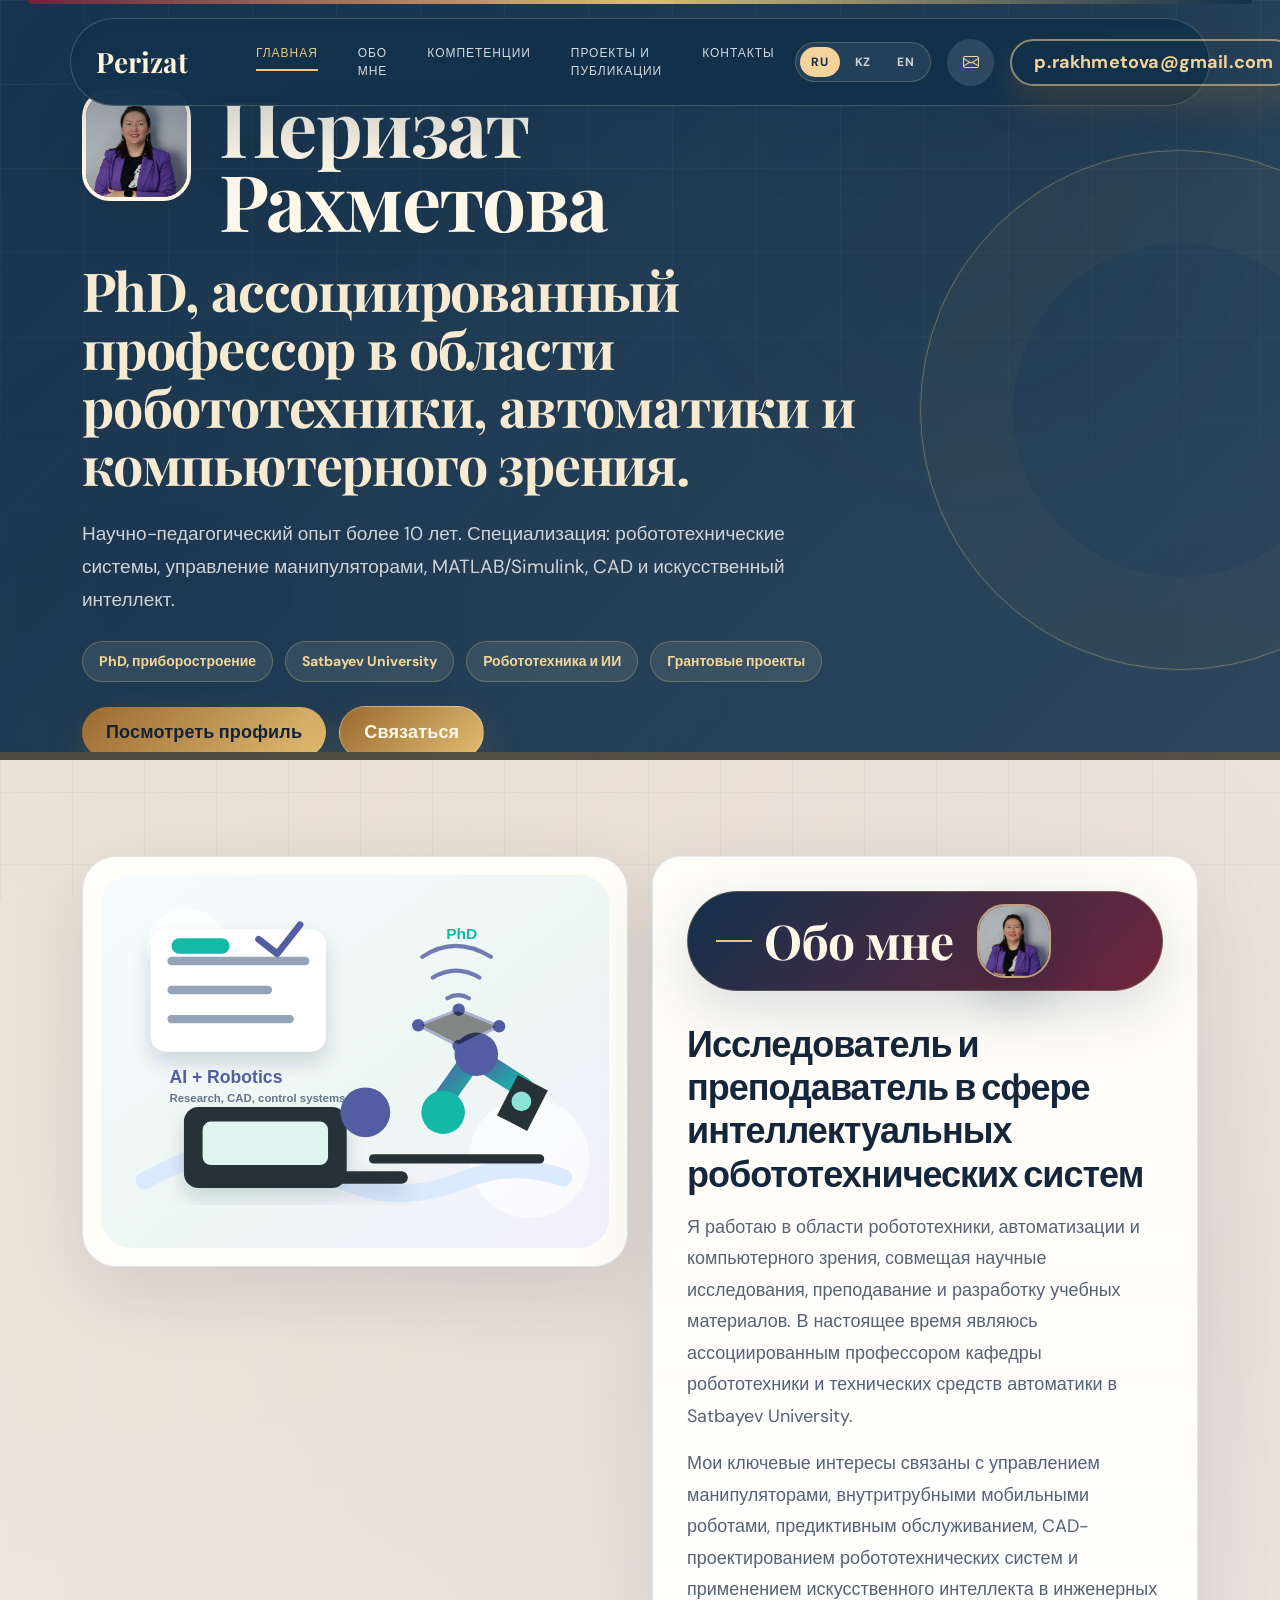
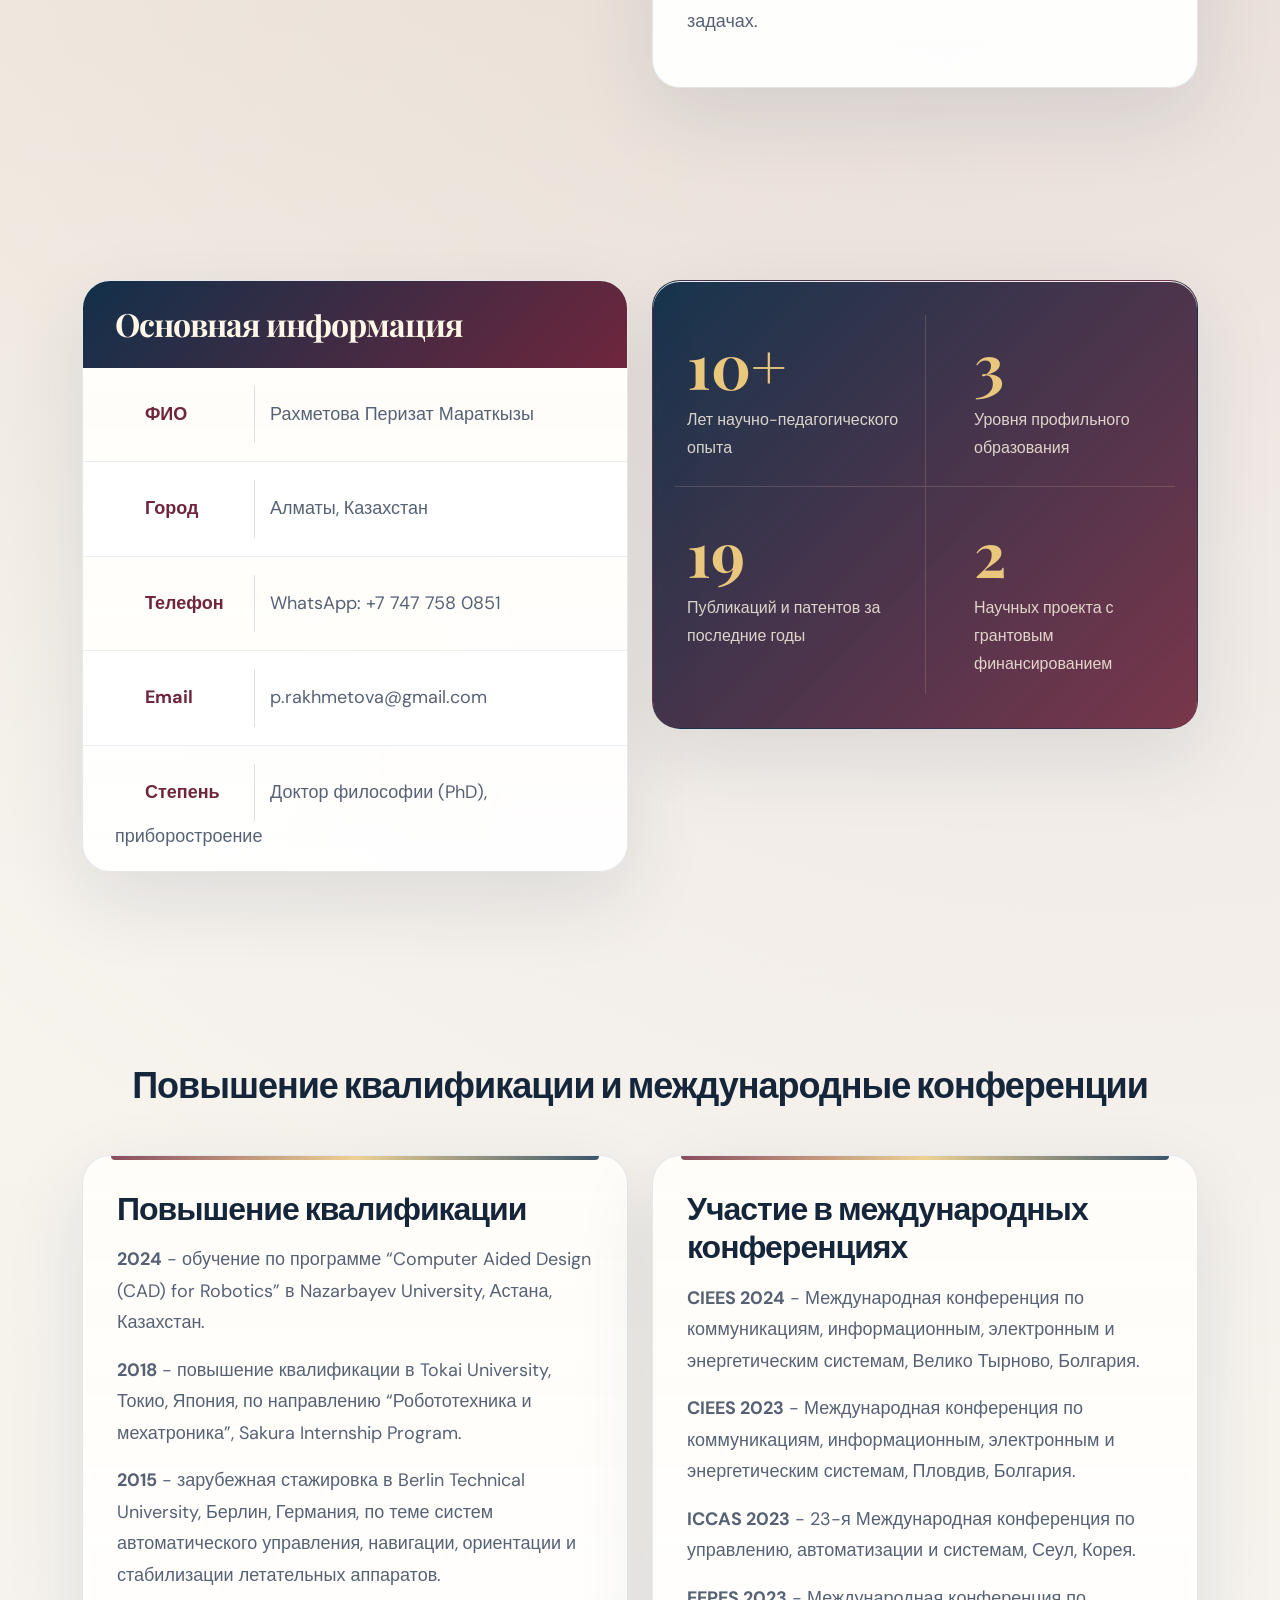
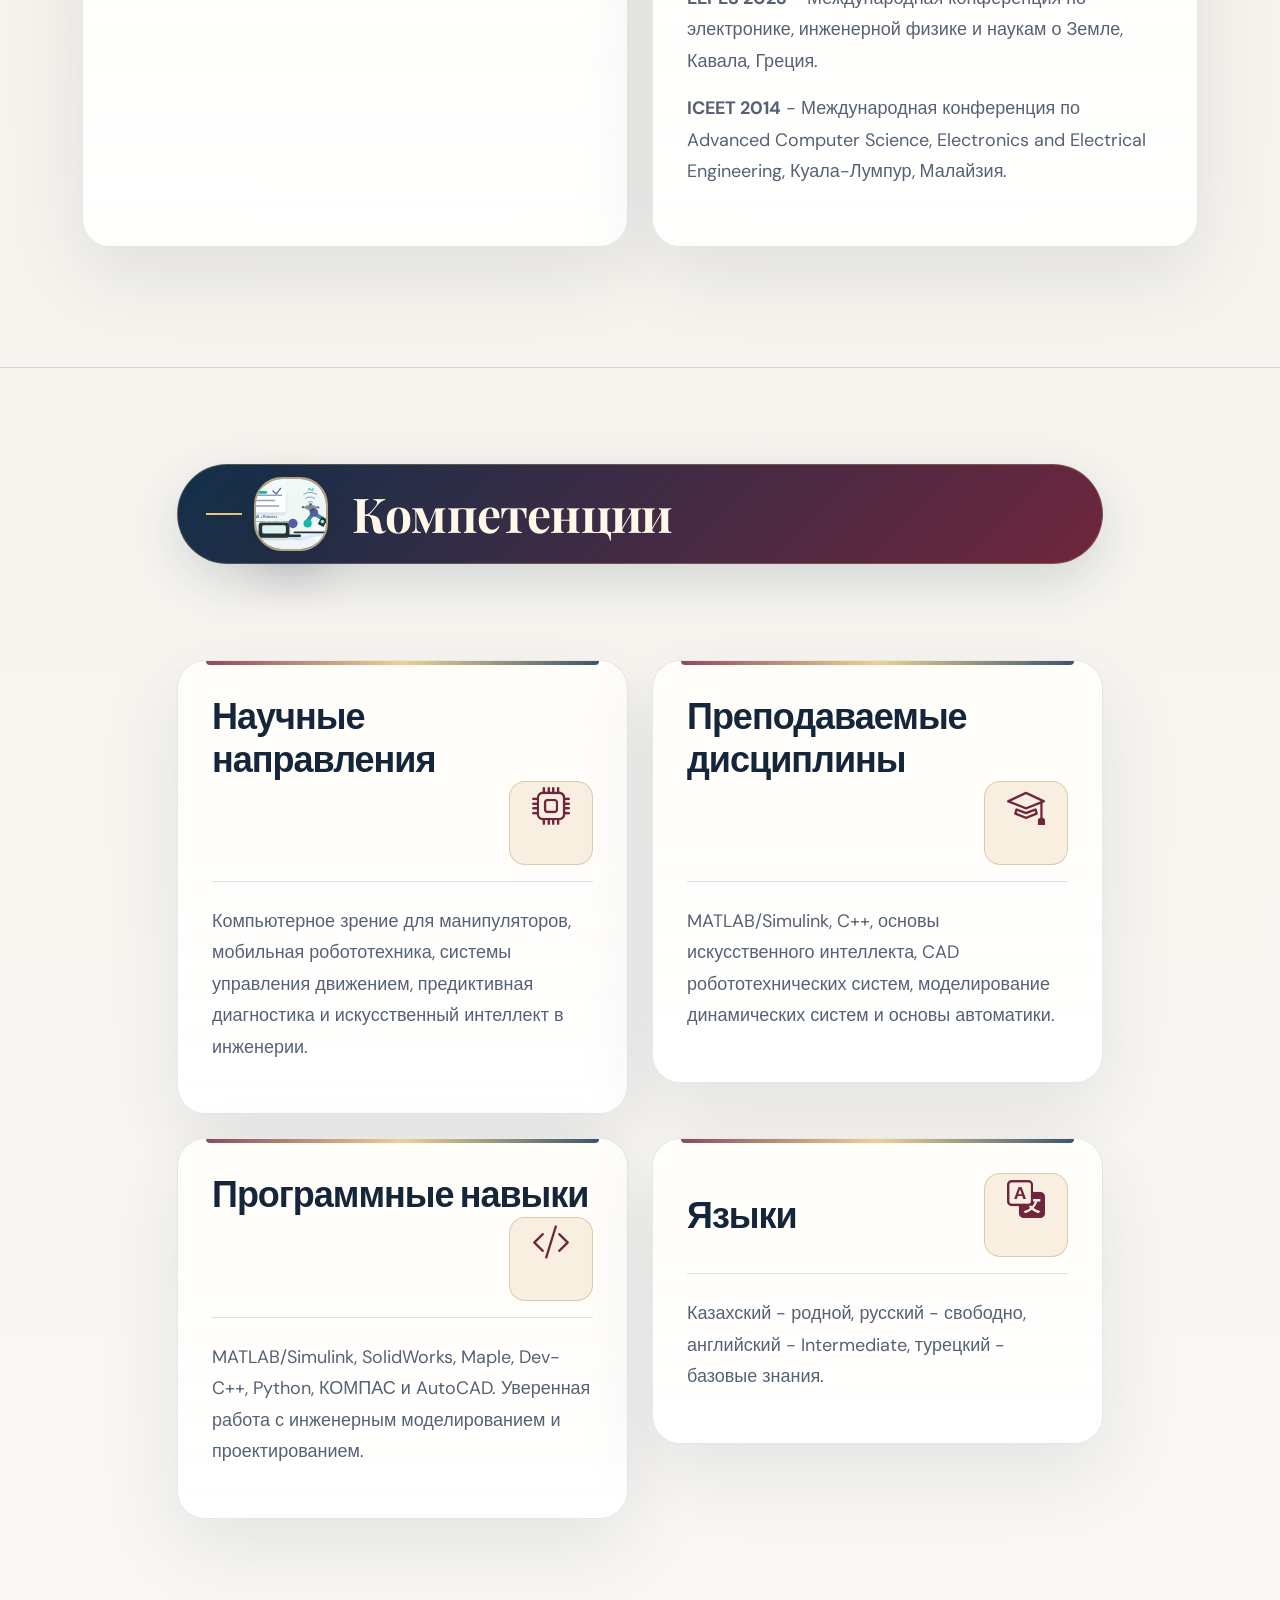
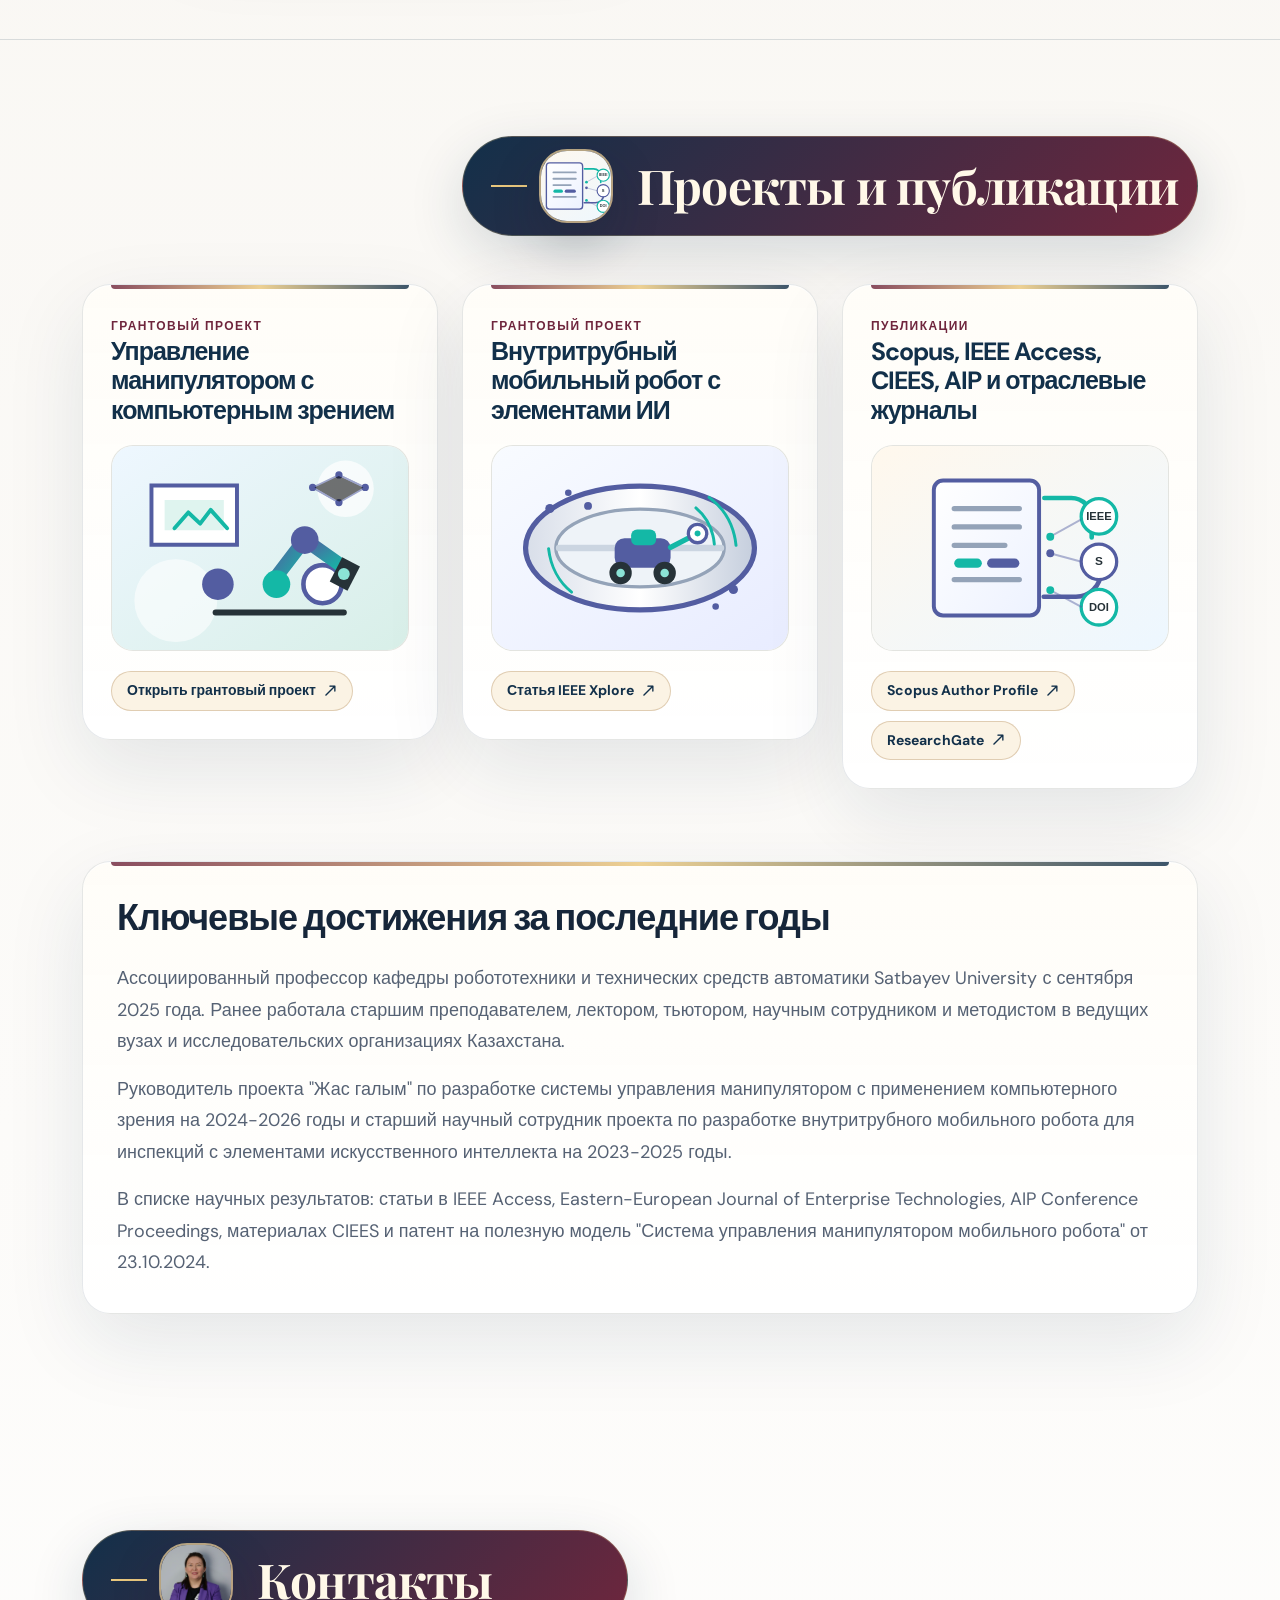
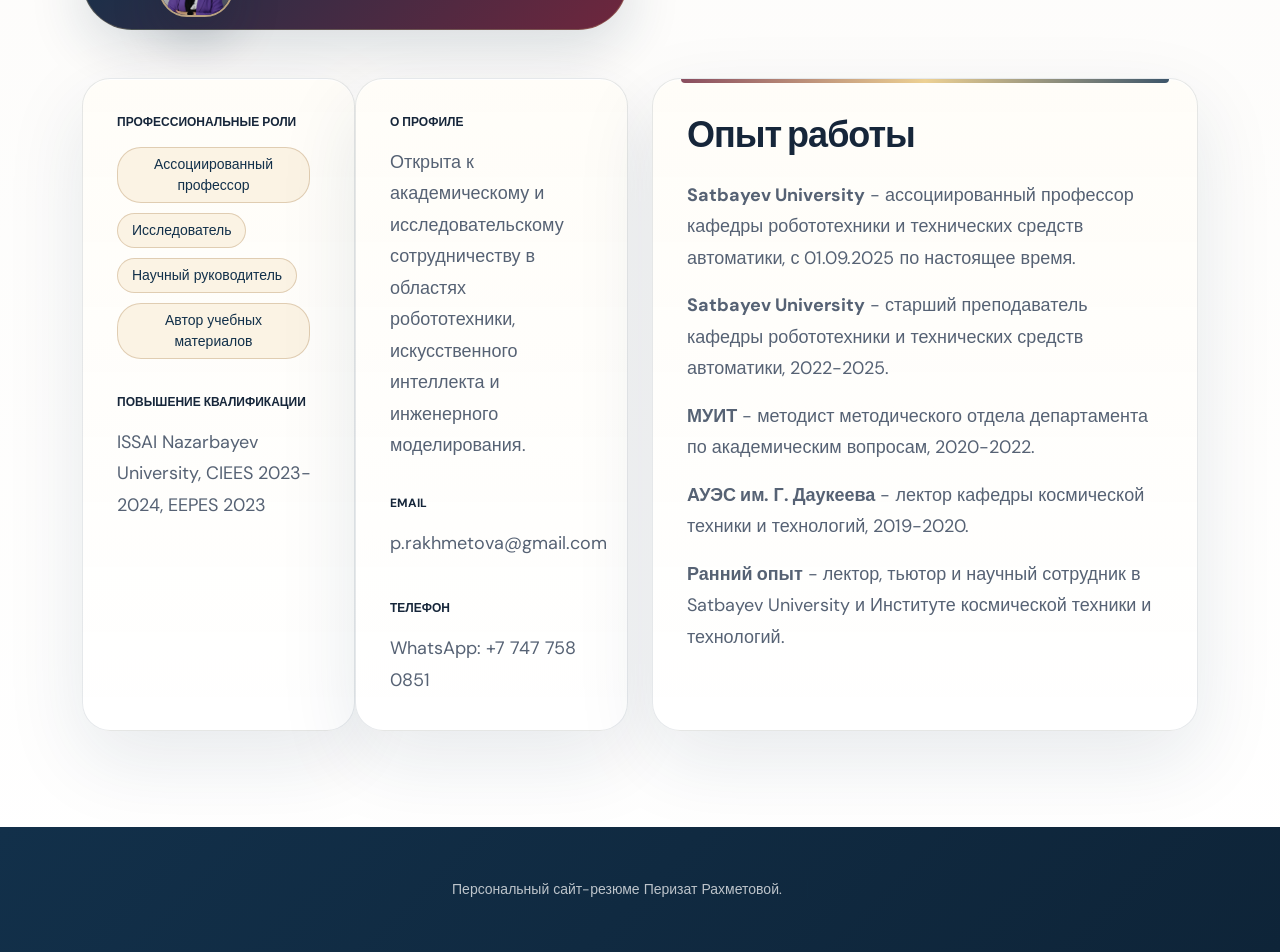
<file: index.html>
<!doctype html>
<html lang="ru">
    <head>
        <meta charset="utf-8">
        <meta name="viewport" content="width=device-width, initial-scale=1">

        <meta name="description" content="Персональный сайт-резюме Перизат Мараткызы Рахметовой, PhD, ассоциированного профессора в области робототехники, автоматизации и компьютерного зрения.">
        <meta name="author" content="Perizat Rakhmetova">

        <title>Перизат Рахметова | PhD | Робототехника и автоматизация</title>

        <link rel="preconnect" href="https://fonts.googleapis.com">
        <link rel="preconnect" href="https://fonts.gstatic.com" crossorigin>
        <link href="https://fonts.googleapis.com/css2?family=DM+Sans:wght@400;500;700&family=Playfair+Display:wght@600;700&display=swap" rel="stylesheet">

        <link href="css/bootstrap.min.css" rel="stylesheet">
        <link href="css/bootstrap-icons.css" rel="stylesheet">
        <link href="css/magnific-popup.css" rel="stylesheet">
        <link href="css/templatemo-first-portfolio-style.css" rel="stylesheet">
    </head>

    <body>

        <section class="preloader">
            <div class="spinner">
                <span class="spinner-rotate"></span>
            </div>
        </section>

        <nav class="navbar navbar-expand-lg">
            <div class="container">
                <button class="navbar-toggler" type="button" data-bs-toggle="collapse" data-bs-target="#navbarNav" aria-controls="navbarNav" aria-expanded="false" aria-label="Переключить навигацию">
                    <span class="navbar-toggler-icon"></span>
                </button>

                <a href="index.html" class="navbar-brand mx-auto mx-lg-0">Perizat</a>

                <div class="d-flex align-items-center d-lg-none">
                    <i class="navbar-icon bi-envelope me-3"></i>
                    <a class="custom-btn btn" href="mailto:p.rakhmetova@gmail.com">
                        Написать
                    </a>
                </div>

                <div class="collapse navbar-collapse" id="navbarNav">
                    <ul class="navbar-nav ms-lg-5">
                        <li class="nav-item">
                            <a class="nav-link click-scroll" href="#section_1">Главная</a>
                        </li>

                        <li class="nav-item">
                            <a class="nav-link click-scroll" href="#section_2">Обо мне</a>
                        </li>

                        <li class="nav-item">
                            <a class="nav-link click-scroll" href="#section_3">Компетенции</a>
                        </li>

                        <li class="nav-item">
                            <a class="nav-link click-scroll" href="#section_4">Проекты и публикации</a>
                        </li>

                        <li class="nav-item">
                            <a class="nav-link click-scroll" href="#section_5">Контакты</a>
                        </li>

                        <li class="nav-item d-lg-none mt-2">
                            <div class="language-switcher">
                                <a href="index.html" class="active">RU</a>
                                <a href="kz.html">KZ</a>
                                <a href="en.html">EN</a>
                            </div>
                        </li>
                    </ul>

                    <div class="d-lg-flex align-items-center d-none ms-auto">
                        <div class="language-switcher me-3">
                            <a href="index.html" class="active">RU</a>
                            <a href="kz.html">KZ</a>
                            <a href="en.html">EN</a>
                        </div>
                        <i class="navbar-icon bi-envelope me-3"></i>
                        <a class="custom-btn btn" href="mailto:p.rakhmetova@gmail.com">
                            p.rakhmetova@gmail.com
                        </a>
                    </div>
                </div>
            </div>
        </nav>

        <main>
            <section class="hero d-flex justify-content-center align-items-center" id="section_1">
                <div class="container">
                    <div class="row">
                        <div class="col-lg-9 col-12">
                            <div class="hero-text">
                                <p class="executive-eyebrow mb-3">Academic Executive Profile</p>
                                <div class="hero-title-wrap d-flex align-items-center mb-4">
                                    <img src="images/perizat-rakhmetova.jpeg" class="avatar-image avatar-image-large img-fluid" alt="Перизат Рахметова">

                                    <h1 class="hero-title ms-3 mb-0">Перизат Рахметова</h1>
                                </div>

                                <h2 class="mb-4">PhD, ассоциированный профессор в области робототехники, автоматики и компьютерного зрения.</h2>
                                <p class="mb-4">Научно-педагогический опыт более 10 лет. Специализация: робототехнические системы, управление манипуляторами, MATLAB/Simulink, CAD и искусственный интеллект.</p>
                                <div class="executive-badges mb-4">
                                    <span>PhD, приборостроение</span>
                                    <span>Satbayev University</span>
                                    <span>Робототехника и ИИ</span>
                                    <span>Грантовые проекты</span>
                                </div>
                                <p class="mb-4">
                                    <a class="custom-btn btn custom-link" href="#section_2">Посмотреть профиль</a>
                                    <a class="custom-btn btn custom-border-btn ms-2" href="mailto:p.rakhmetova@gmail.com">Связаться</a>
                                </p>
                            </div>
                        </div>

                    </div>
                </div>

                <svg xmlns="http://www.w3.org/2000/svg" viewBox="0 0 1440 320"><path fill="#535da1" fill-opacity="1" d="M0,160L24,160C48,160,96,160,144,138.7C192,117,240,75,288,64C336,53,384,75,432,106.7C480,139,528,181,576,208C624,235,672,245,720,240C768,235,816,213,864,186.7C912,160,960,128,1008,133.3C1056,139,1104,181,1152,202.7C1200,224,1248,224,1296,197.3C1344,171,1392,117,1416,90.7L1440,64L1440,0L1416,0C1392,0,1344,0,1296,0C1248,0,1200,0,1152,0C1104,0,1056,0,1008,0C960,0,912,0,864,0C816,0,768,0,720,0C672,0,624,0,576,0C528,0,480,0,432,0C384,0,336,0,288,0C240,0,192,0,144,0C96,0,48,0,24,0L0,0Z"></path></svg>
            </section>

            <section class="about section-padding" id="section_2">
                <div class="container">
                    <div class="row">
                        <div class="col-lg-6 col-12">
                            <img src="images/robotics-research-profile.svg" class="about-image img-fluid" alt="Робототехника, исследования и преподавание">
                        </div>

                        <div class="col-lg-6 col-12 mt-5 mt-lg-0">
                            <div class="about-thumb">
                                <div class="section-title-wrap d-flex justify-content-end align-items-center mb-4">
                                    <h2 class="text-white me-4 mb-0">Обо мне</h2>

                                    <img src="images/perizat-rakhmetova.jpeg" class="avatar-image img-fluid" alt="Профиль Перизат Рахметовой">
                                </div>

                                <h3 class="pt-2 mb-3">Исследователь и преподаватель в сфере интеллектуальных робототехнических систем</h3>

                                <p>Я работаю в области робототехники, автоматизации и компьютерного зрения, совмещая научные исследования, преподавание и разработку учебных материалов. В настоящее время являюсь ассоциированным профессором кафедры робототехники и технических средств автоматики в Satbayev University.</p>

                                <p>Мои ключевые интересы связаны с управлением манипуляторами, внутритрубными мобильными роботами, предиктивным обслуживанием, CAD-проектированием робототехнических систем и применением искусственного интеллекта в инженерных задачах.</p>
                            </div>
                        </div>
                    </div>
                </div>
            </section>

            <section class="featured section-padding">
                <div class="container">
                    <div class="row">
                        <div class="col-lg-6 col-12">
                            <div class="profile-thumb">
                                <div class="profile-title">
                                    <h4 class="mb-0">Основная информация</h4>
                                </div>

                                <div class="profile-body">
                                    <p>
                                        <span class="profile-small-title">ФИО</span>
                                        <span>Рахметова Перизат Мараткызы</span>
                                    </p>

                                    <p>
                                        <span class="profile-small-title">Город</span>
                                        <span>Алматы, Казахстан</span>
                                    </p>

                                    <p>
                                        <span class="profile-small-title">Телефон</span>
                                        <span><a href="https://wa.me/77477580851" target="_blank" rel="noopener">WhatsApp: +7 747 758 0851</a></span>
                                    </p>

                                    <p>
                                        <span class="profile-small-title">Email</span>
                                        <span><a href="mailto:p.rakhmetova@gmail.com">p.rakhmetova@gmail.com</a></span>
                                    </p>

                                    <p>
                                        <span class="profile-small-title">Степень</span>
                                        <span>Доктор философии (PhD), приборостроение</span>
                                    </p>
                                </div>
                            </div>
                        </div>

                        <div class="col-lg-6 col-12 mt-5 mt-lg-0">
                            <div class="about-thumb">
                                <div class="row">
                                    <div class="col-lg-6 col-6 featured-border-bottom py-2">
                                        <strong class="featured-numbers">10+</strong>
                                        <p class="featured-text">Лет научно-педагогического опыта</p>
                                    </div>

                                    <div class="col-lg-6 col-6 featured-border-start featured-border-bottom ps-5 py-2">
                                        <strong class="featured-numbers">3</strong>
                                        <p class="featured-text">Уровня профильного образования</p>
                                    </div>

                                    <div class="col-lg-6 col-6 pt-4">
                                        <strong class="featured-numbers">19</strong>
                                        <p class="featured-text">Публикаций и патентов за последние годы</p>
                                    </div>

                                    <div class="col-lg-6 col-6 featured-border-start ps-5 pt-4">
                                        <strong class="featured-numbers">2</strong>
                                        <p class="featured-text">Научных проекта с грантовым финансированием</p>
                                    </div>
                                </div>
                            </div>
                        </div>
                    </div>
                </div>
            </section>

            <section class="clients section-padding">
                <div class="container">
                    <div class="row">
                        <div class="col-lg-12 col-12">
                            <h3 class="text-center mb-5">Повышение квалификации и международные конференции</h3>
                        </div>

                        <div class="col-lg-6 col-md-12 col-12 mb-4">
                            <div class="services-thumb h-100">
                                <h4 class="mb-3">Повышение квалификации</h4>
                                <p class="mb-3"><strong>2024</strong> - обучение по программе “Computer Aided Design (CAD) for Robotics” в Nazarbayev University, Астана, Казахстан.</p>
                                <p class="mb-3"><strong>2018</strong> - повышение квалификации в Tokai University, Токио, Япония, по направлению “Робототехника и мехатроника”, Sakura Internship Program.</p>
                                <p class="mb-0"><strong>2015</strong> - зарубежная стажировка в Berlin Technical University, Берлин, Германия, по теме систем автоматического управления, навигации, ориентации и стабилизации летательных аппаратов.</p>
                            </div>
                        </div>

                        <div class="col-lg-6 col-md-12 col-12 mb-4">
                            <div class="services-thumb h-100">
                                <h4 class="mb-3">Участие в международных конференциях</h4>
                                <p class="mb-3"><strong>CIEES 2024</strong> - Международная конференция по коммуникациям, информационным, электронным и энергетическим системам, Велико Тырново, Болгария.</p>
                                <p class="mb-3"><strong>CIEES 2023</strong> - Международная конференция по коммуникациям, информационным, электронным и энергетическим системам, Пловдив, Болгария.</p>
                                <p class="mb-3"><strong>ICCAS 2023</strong> - 23-я Международная конференция по управлению, автоматизации и системам, Сеул, Корея.</p>
                                <p class="mb-3"><strong>EEPES 2023</strong> - Международная конференция по электронике, инженерной физике и наукам о Земле, Кавала, Греция.</p>
                                <p class="mb-0"><strong>ICEET 2014</strong> - Международная конференция по Advanced Computer Science, Electronics and Electrical Engineering, Куала-Лумпур, Малайзия.</p>
                            </div>
                        </div>
                    </div>
                </div>
            </section>

            <section class="services section-padding" id="section_3">
                <div class="container">
                    <div class="row">
                        <div class="col-lg-10 col-12 mx-auto">
                            <div class="section-title-wrap d-flex justify-content-center align-items-center mb-5">
                                <img src="images/robotics-research-profile.svg" class="avatar-image img-fluid" alt="Компетенции">

                                <h2 class="text-white ms-4 mb-0">Компетенции</h2>
                            </div>

                            <div class="row pt-lg-5">
                                <div class="col-lg-6 col-12">
                                    <div class="services-thumb">
                                        <div class="d-flex flex-wrap align-items-center border-bottom mb-4 pb-3">
                                            <h3 class="mb-0">Научные направления</h3>

                                            <div class="services-icon-wrap d-flex justify-content-center align-items-center ms-auto">
                                                <i class="services-icon bi-cpu"></i>
                                            </div>
                                        </div>

                                        <p>Компьютерное зрение для манипуляторов, мобильная робототехника, системы управления движением, предиктивная диагностика и искусственный интеллект в инженерии.</p>
                                    </div>
                                </div>

                                <div class="col-lg-6 col-12">
                                    <div class="services-thumb services-thumb-up">
                                        <div class="d-flex flex-wrap align-items-center border-bottom mb-4 pb-3">
                                            <h3 class="mb-0">Преподаваемые дисциплины</h3>

                                            <div class="services-icon-wrap d-flex justify-content-center align-items-center ms-auto">
                                                <i class="services-icon bi-mortarboard"></i>
                                            </div>
                                        </div>

                                        <p>MATLAB/Simulink, C++, основы искусственного интеллекта, CAD робототехнических систем, моделирование динамических систем и основы автоматики.</p>
                                    </div>
                                </div>

                                <div class="col-lg-6 col-12">
                                    <div class="services-thumb">
                                        <div class="d-flex flex-wrap align-items-center border-bottom mb-4 pb-3">
                                            <h3 class="mb-0">Программные навыки</h3>

                                            <div class="services-icon-wrap d-flex justify-content-center align-items-center ms-auto">
                                                <i class="services-icon bi-code-slash"></i>
                                            </div>
                                        </div>

                                        <p>MATLAB/Simulink, SolidWorks, Maple, Dev-C++, Python, КОМПАС и AutoCAD. Уверенная работа с инженерным моделированием и проектированием.</p>
                                    </div>
                                </div>

                                <div class="col-lg-6 col-12">
                                    <div class="services-thumb services-thumb-up">
                                        <div class="d-flex flex-wrap align-items-center border-bottom mb-4 pb-3">
                                            <h3 class="mb-0">Языки</h3>

                                            <div class="services-icon-wrap d-flex justify-content-center align-items-center ms-auto">
                                                <i class="services-icon bi-translate"></i>
                                            </div>
                                        </div>

                                        <p>Казахский - родной, русский - свободно, английский - Intermediate, турецкий - базовые знания.</p>
                                    </div>
                                </div>
                            </div>
                        </div>
                    </div>
                </div>
            </section>

            <section class="projects section-padding" id="section_4">
                <div class="container">
                    <div class="row">
                        <div class="col-lg-8 col-md-8 col-12 ms-auto">
                            <div class="section-title-wrap d-flex justify-content-center align-items-center mb-4">
                                <img src="images/projects/research-publications.svg" class="avatar-image img-fluid" alt="Научные проекты">

                                <h2 class="text-white ms-4 mb-0">Проекты и публикации</h2>
                            </div>
                        </div>

                        <div class="clearfix"></div>

                        <div class="col-lg-4 col-md-6 col-12">
                            <div class="projects-thumb">
                                <div class="projects-info">
                                    <small class="projects-tag">Грантовый проект</small>
                                    <h3 class="projects-title">Управление манипулятором с компьютерным зрением</h3>
                                </div>

                                <a href="images/projects/robot-vision.svg" class="popup-image">
                                    <img src="images/projects/robot-vision.svg" class="projects-image img-fluid" alt="Манипулятор и компьютерное зрение">
                                </a>
                                <div class="project-links">
                                    <a href="https://science.satbayev.university/ru/science-projects/ap22685781-razrabotka-sistemy-upravleniya-manipulyatorom-s-primeneniem-kompyuternogo-zreniya-dlya-povysheniya-gibkosti-i-avtomatizatsii-protsessov" target="_blank" rel="noopener">Открыть грантовый проект</a>
                                </div>
                            </div>
                        </div>

                        <div class="col-lg-4 col-md-6 col-12">
                            <div class="projects-thumb">
                                <div class="projects-info">
                                    <small class="projects-tag">Грантовый проект</small>
                                    <h3 class="projects-title">Внутритрубный мобильный робот с элементами ИИ</h3>
                                </div>

                                <a href="images/projects/in-pipe-robot.svg" class="popup-image">
                                    <img src="images/projects/in-pipe-robot.svg" class="projects-image img-fluid" alt="Внутритрубный инспекционный робот">
                                </a>
                                <div class="project-links">
                                    <a href="https://ieeexplore.ieee.org/abstract/document/11159233" target="_blank" rel="noopener">Статья IEEE Xplore</a>
                                </div>
                            </div>
                        </div>

                        <div class="col-lg-4 col-md-6 col-12">
                            <div class="projects-thumb">
                                <div class="projects-info">
                                    <small class="projects-tag">Публикации</small>
                                    <h3 class="projects-title">Scopus, IEEE Access, CIEES, AIP и отраслевые журналы</h3>
                                </div>

                                <a href="images/projects/research-publications.svg" class="popup-image">
                                    <img src="images/projects/research-publications.svg" class="projects-image img-fluid" alt="Научные публикации и цитирование">
                                </a>
                                <div class="project-links">
                                    <a href="https://www.scopus.com/authid/detail.uri?authorId=58754611600" target="_blank" rel="noopener">Scopus Author Profile</a>
                                    <a href="https://www.researchgate.net/profile/Perizat-Rakhmetova/research" target="_blank" rel="noopener">ResearchGate</a>
                                </div>
                            </div>
                        </div>

                        <div class="col-lg-12 col-12 mt-5">
                            <div class="services-thumb">
                                <h3 class="mb-4">Ключевые достижения за последние годы</h3>
                                <p class="mb-3">Ассоциированный профессор кафедры робототехники и технических средств автоматики Satbayev University с сентября 2025 года. Ранее работала старшим преподавателем, лектором, тьютором, научным сотрудником и методистом в ведущих вузах и исследовательских организациях Казахстана.</p>
                                <p class="mb-3">Руководитель проекта "Жас галым" по разработке системы управления манипулятором с применением компьютерного зрения на 2024-2026 годы и старший научный сотрудник проекта по разработке внутритрубного мобильного робота для инспекций с элементами искусственного интеллекта на 2023-2025 годы.</p>
                                <p class="mb-0">В списке научных результатов: статьи в IEEE Access, Eastern-European Journal of Enterprise Technologies, AIP Conference Proceedings, материалах CIEES и патент на полезную модель "Система управления манипулятором мобильного робота" от 23.10.2024.</p>
                            </div>
                        </div>
                    </div>
                </div>
            </section>

            <section class="contact section-padding" id="section_5">
                <div class="container">
                    <div class="row">
                        <div class="col-lg-6 col-md-8 col-12">
                            <div class="section-title-wrap d-flex justify-content-center align-items-center mb-5">
                                <img src="images/perizat-rakhmetova.jpeg" class="avatar-image img-fluid" alt="Контакты Перизат Рахметовой">

                                <h2 class="text-white ms-4 mb-0">Контакты</h2>
                            </div>
                        </div>

                        <div class="clearfix"></div>

                        <div class="col-lg-3 col-md-6 col-12 pe-lg-0">
                            <div class="contact-info contact-info-border-start d-flex flex-column">
                                <strong class="site-footer-title d-block mb-3">Профессиональные роли</strong>

                                <ul class="footer-menu">
                                    <li class="footer-menu-item"><span class="footer-menu-link">Ассоциированный профессор</span></li>
                                    <li class="footer-menu-item"><span class="footer-menu-link">Исследователь</span></li>
                                    <li class="footer-menu-item"><span class="footer-menu-link">Научный руководитель</span></li>
                                    <li class="footer-menu-item"><span class="footer-menu-link">Автор учебных материалов</span></li>
                                </ul>

                                <strong class="site-footer-title d-block mt-4 mb-3">Повышение квалификации</strong>

                                <p class="mb-0">ISSAI Nazarbayev University, CIEES 2023-2024, EEPES 2023</p>
                            </div>
                        </div>

                        <div class="col-lg-3 col-md-6 col-12 ps-lg-0">
                            <div class="contact-info d-flex flex-column">
                                <strong class="site-footer-title d-block mb-3">О профиле</strong>

                                <p class="mb-2">Открыта к академическому и исследовательскому сотрудничеству в областях робототехники, искусственного интеллекта и инженерного моделирования.</p>

                                <strong class="site-footer-title d-block mt-4 mb-3">Email</strong>

                                <p>
                                    <a href="mailto:p.rakhmetova@gmail.com">
                                        p.rakhmetova@gmail.com
                                    </a>
                                </p>

                                <strong class="site-footer-title d-block mt-4 mb-3">Телефон</strong>

                                <p class="mb-0">
                                    <a href="https://wa.me/77477580851" target="_blank" rel="noopener">
                                        WhatsApp: +7 747 758 0851
                                    </a>
                                </p>
                            </div>
                        </div>

                        <div class="col-lg-6 col-12 mt-5 mt-lg-0">
                            <div class="services-thumb h-100">
                                <h3 class="mb-4">Опыт работы</h3>
                                <p class="mb-3"><strong>Satbayev University</strong> - ассоциированный профессор кафедры робототехники и технических средств автоматики, с 01.09.2025 по настоящее время.</p>
                                <p class="mb-3"><strong>Satbayev University</strong> - старший преподаватель кафедры робототехники и технических средств автоматики, 2022-2025.</p>
                                <p class="mb-3"><strong>МУИТ</strong> - методист методического отдела департамента по академическим вопросам, 2020-2022.</p>
                                <p class="mb-3"><strong>АУЭС им. Г. Даукеева</strong> - лектор кафедры космической техники и технологий, 2019-2020.</p>
                                <p class="mb-0"><strong>Ранний опыт</strong> - лектор, тьютор и научный сотрудник в Satbayev University и Институте космической техники и технологий.</p>
                            </div>
                        </div>
                    </div>
                </div>
            </section>
        </main>

        <footer class="site-footer">
            <div class="container">
                <div class="row">
                    <div class="col-lg-12 col-12">
                        <div class="copyright-text-wrap">
                            <p class="mb-0">
                                <span class="copyright-text">Персональный сайт-резюме Перизат Рахметовой.</span>
                            </p>
                        </div>
                    </div>
                </div>
            </div>
        </footer>

        <script src="js/jquery.min.js"></script>
        <script src="js/bootstrap.min.js"></script>
        <script src="js/jquery.sticky.js"></script>
        <script src="js/click-scroll.js"></script>
        <script src="js/jquery.magnific-popup.min.js"></script>
        <script src="js/magnific-popup-options.js"></script>
        <script src="js/custom.js"></script>

    </body>
</html>
</file>
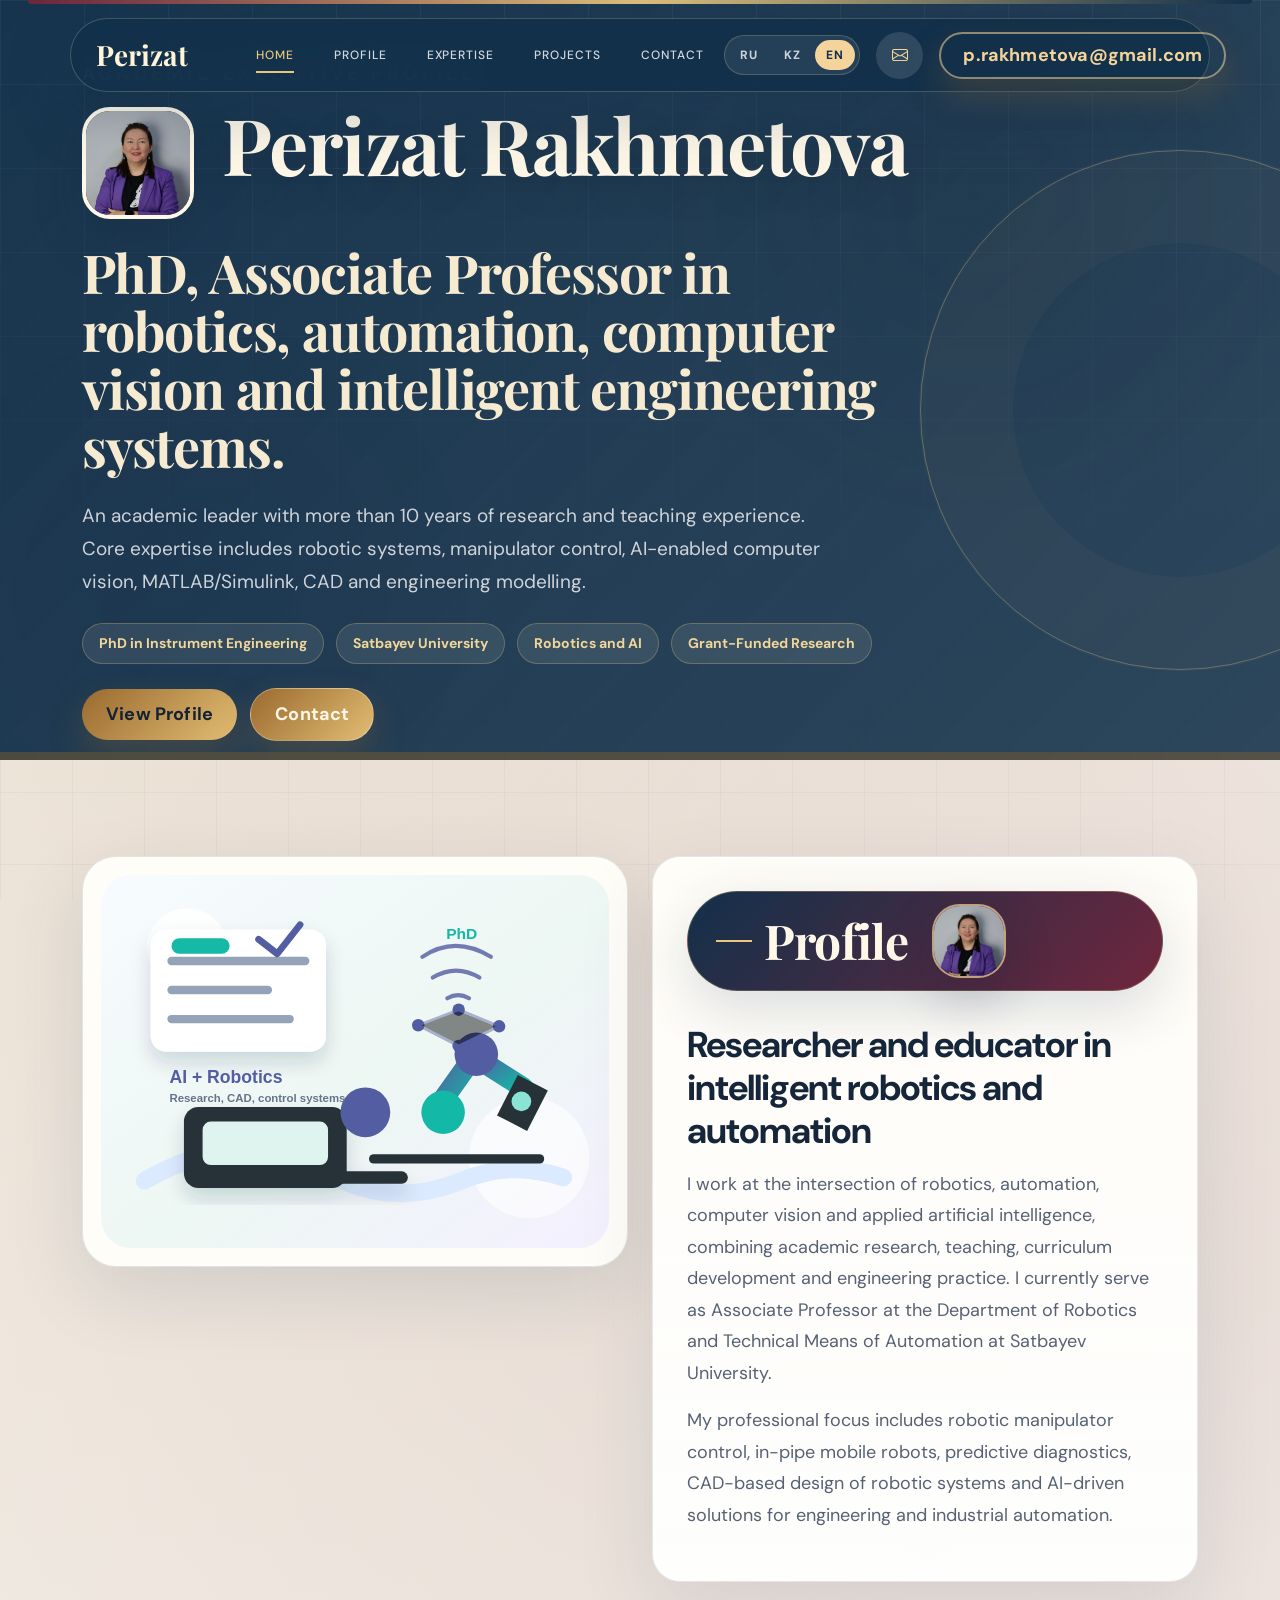
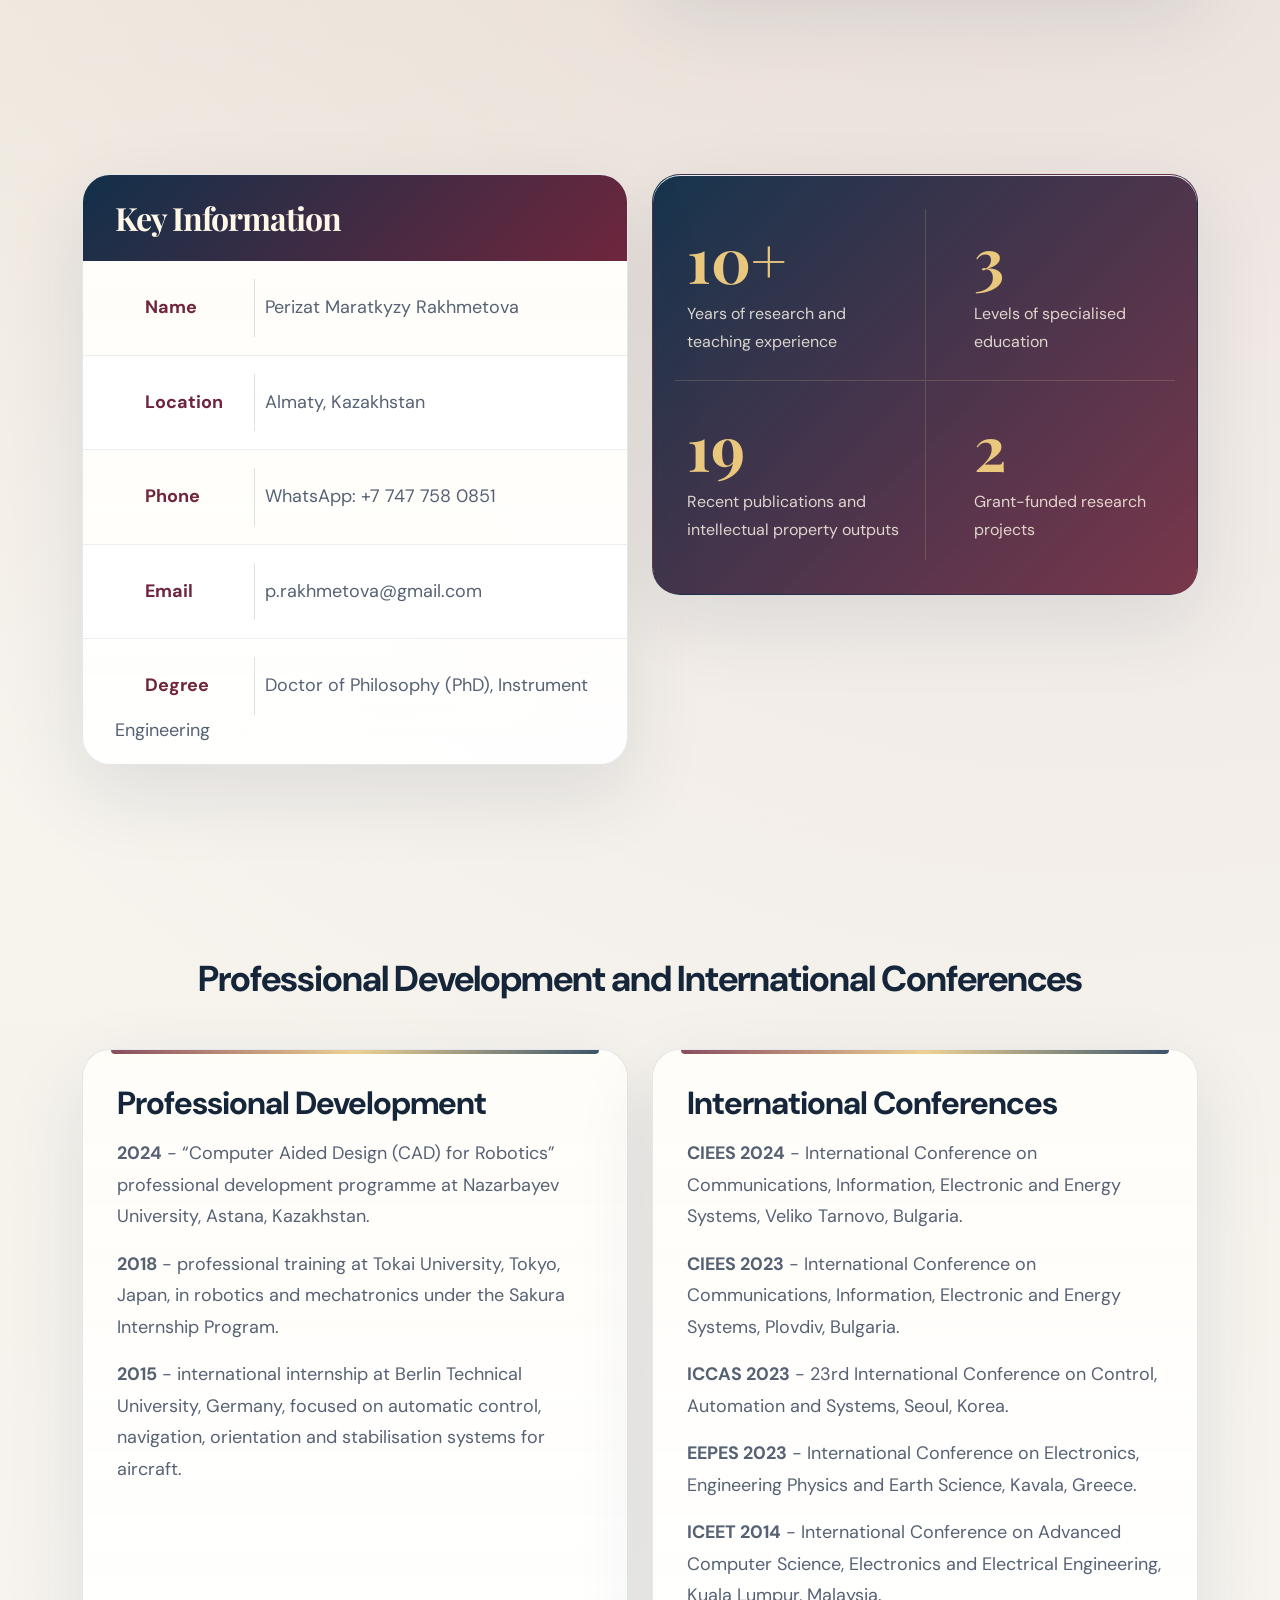
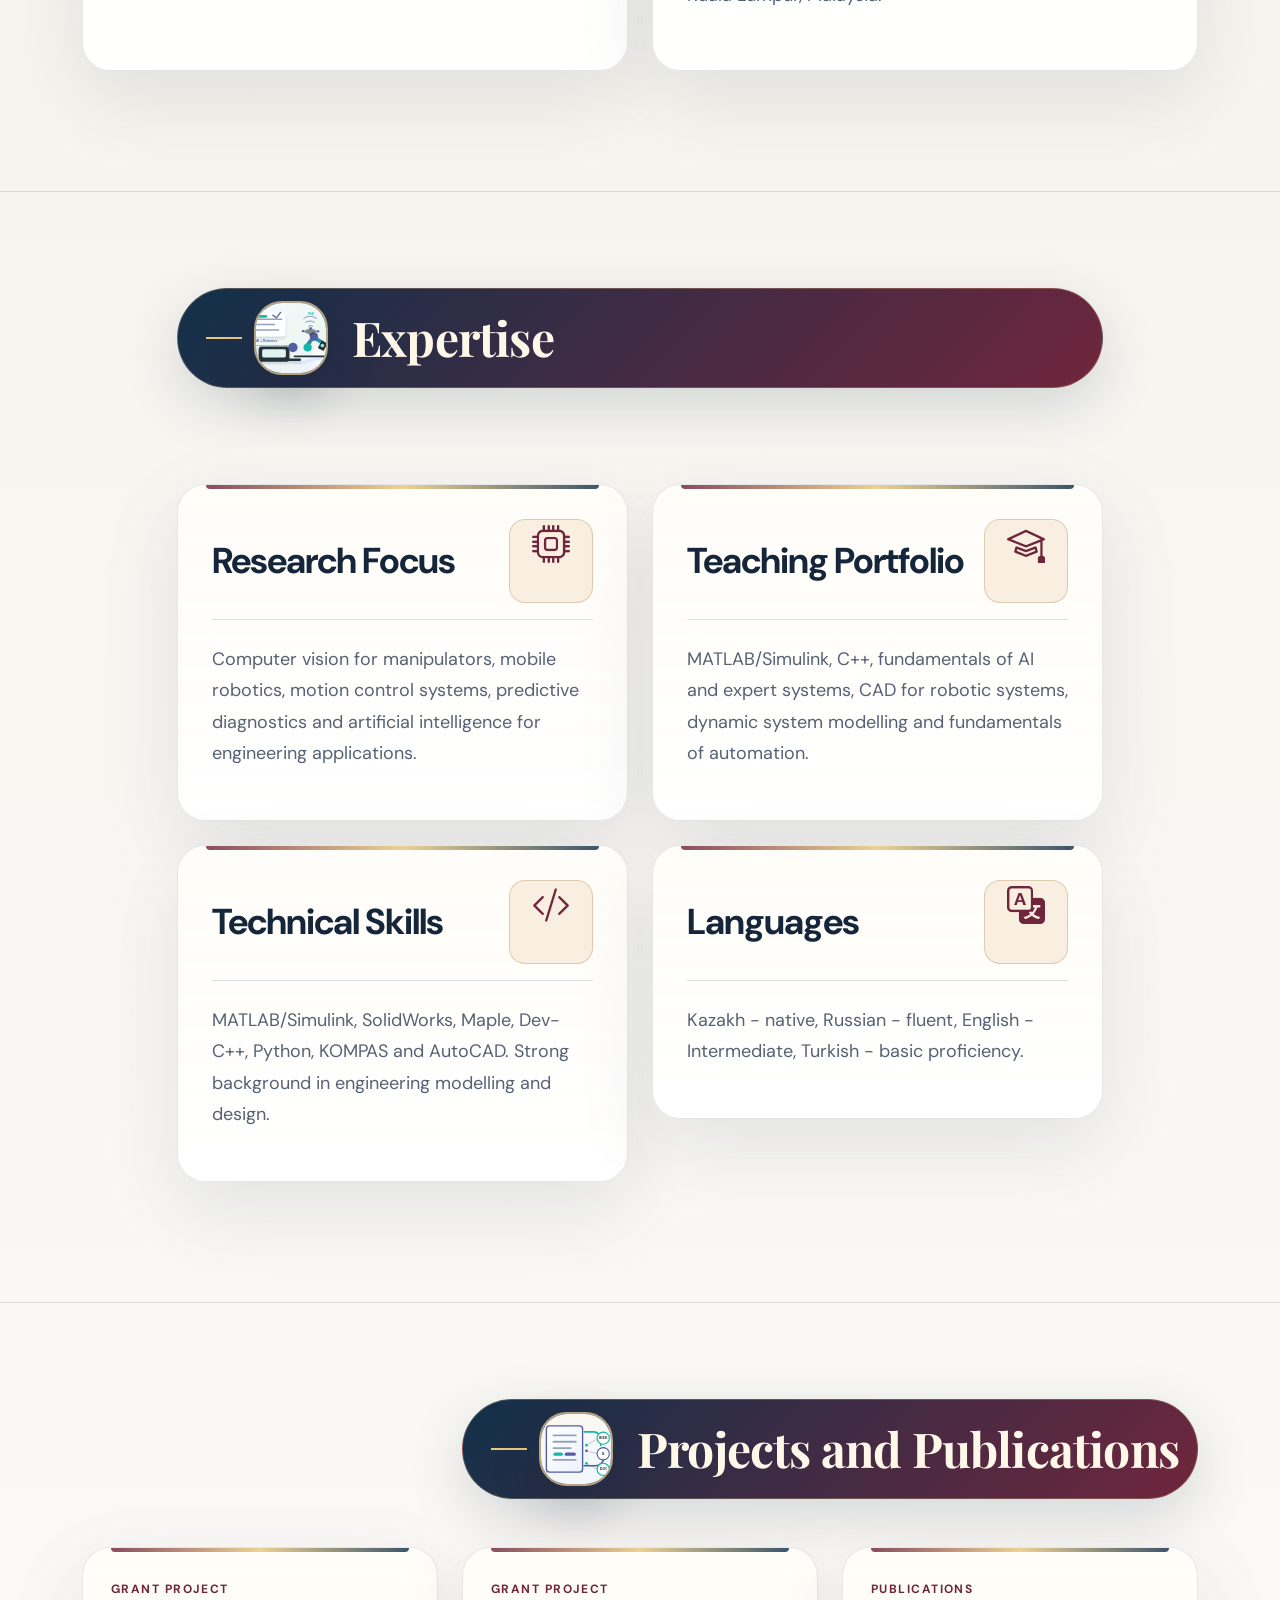
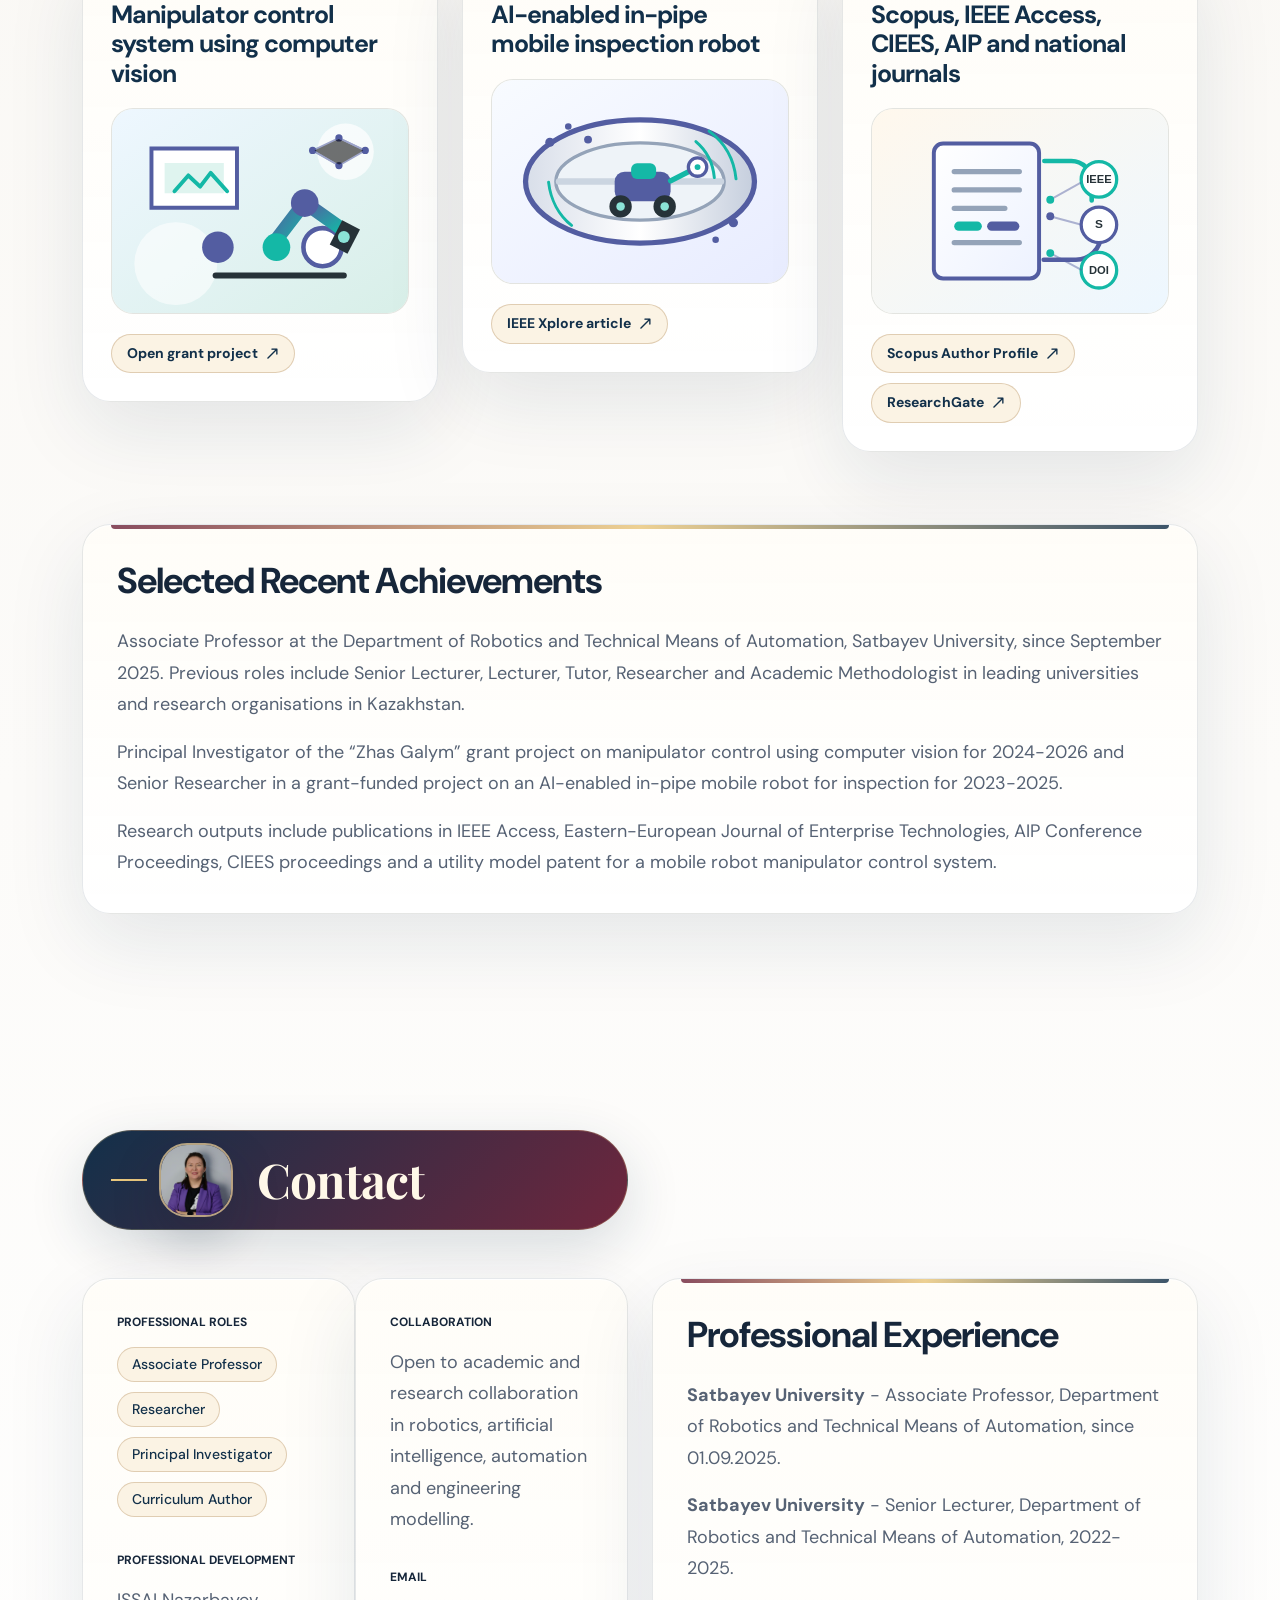
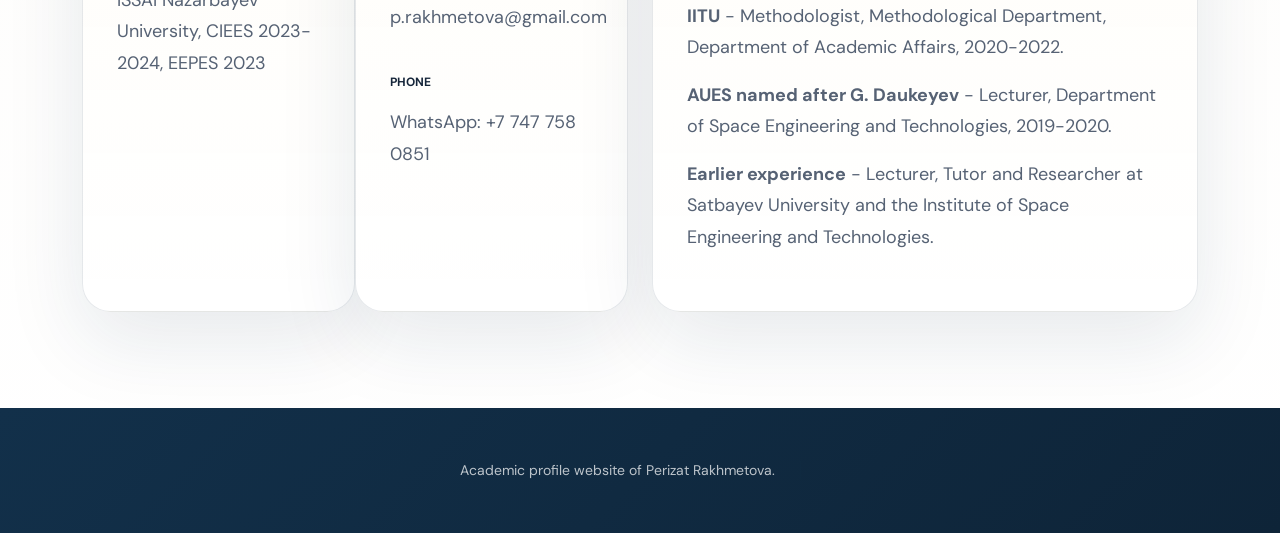
<file: en.html>
<!doctype html>
<html lang="en">
    <head>
        <meta charset="utf-8">
        <meta name="viewport" content="width=device-width, initial-scale=1">
        <meta name="description" content="Academic executive profile of Perizat Rakhmetova, PhD, Associate Professor in robotics, automation, computer vision and intelligent engineering systems.">
        <meta name="author" content="Perizat Rakhmetova">
        <title>Perizat Rakhmetova | PhD | Robotics, Automation and AI</title>

        <link rel="preconnect" href="https://fonts.googleapis.com">
        <link rel="preconnect" href="https://fonts.gstatic.com" crossorigin>
        <link href="https://fonts.googleapis.com/css2?family=DM+Sans:wght@400;500;700&family=Playfair+Display:wght@600;700&display=swap" rel="stylesheet">
        <link href="css/bootstrap.min.css" rel="stylesheet">
        <link href="css/bootstrap-icons.css" rel="stylesheet">
        <link href="css/magnific-popup.css" rel="stylesheet">
        <link href="css/templatemo-first-portfolio-style.css" rel="stylesheet">
    </head>

    <body>
        <section class="preloader">
            <div class="spinner"><span class="spinner-rotate"></span></div>
        </section>

        <nav class="navbar navbar-expand-lg">
            <div class="container">
                <button class="navbar-toggler" type="button" data-bs-toggle="collapse" data-bs-target="#navbarNav" aria-controls="navbarNav" aria-expanded="false" aria-label="Toggle navigation">
                    <span class="navbar-toggler-icon"></span>
                </button>

                <a href="en.html" class="navbar-brand mx-auto mx-lg-0">Perizat</a>

                <div class="d-flex align-items-center d-lg-none">
                    <i class="navbar-icon bi-envelope me-3"></i>
                    <a class="custom-btn btn" href="mailto:p.rakhmetova@gmail.com">Contact</a>
                </div>

                <div class="collapse navbar-collapse" id="navbarNav">
                    <ul class="navbar-nav ms-lg-5">
                        <li class="nav-item"><a class="nav-link click-scroll" href="#section_1">Home</a></li>
                        <li class="nav-item"><a class="nav-link click-scroll" href="#section_2">Profile</a></li>
                        <li class="nav-item"><a class="nav-link click-scroll" href="#section_3">Expertise</a></li>
                        <li class="nav-item"><a class="nav-link click-scroll" href="#section_4">Projects</a></li>
                        <li class="nav-item"><a class="nav-link click-scroll" href="#section_5">Contact</a></li>
                        <li class="nav-item d-lg-none mt-2">
                            <div class="language-switcher">
                                <a href="index.html">RU</a>
                                <a href="kz.html">KZ</a>
                                <a href="en.html" class="active">EN</a>
                            </div>
                        </li>
                    </ul>

                    <div class="d-lg-flex align-items-center d-none ms-auto">
                        <div class="language-switcher me-3">
                            <a href="index.html">RU</a>
                            <a href="kz.html">KZ</a>
                            <a href="en.html" class="active">EN</a>
                        </div>
                        <i class="navbar-icon bi-envelope me-3"></i>
                        <a class="custom-btn btn" href="mailto:p.rakhmetova@gmail.com">p.rakhmetova@gmail.com</a>
                    </div>
                </div>
            </div>
        </nav>

        <main>
            <section class="hero d-flex justify-content-center align-items-center" id="section_1">
                <div class="container">
                    <div class="row">
                        <div class="col-lg-9 col-12">
                            <div class="hero-text">
                                <p class="executive-eyebrow mb-3">Academic Executive Profile</p>
                                <div class="hero-title-wrap d-flex align-items-center mb-4">
                                    <img src="images/perizat-rakhmetova.jpeg" class="avatar-image avatar-image-large img-fluid" alt="Perizat Rakhmetova">
                                    <h1 class="hero-title ms-3 mb-0">Perizat Rakhmetova</h1>
                                </div>

                                <h2 class="mb-4">PhD, Associate Professor in robotics, automation, computer vision and intelligent engineering systems.</h2>
                                <p class="mb-4">An academic leader with more than 10 years of research and teaching experience. Core expertise includes robotic systems, manipulator control, AI-enabled computer vision, MATLAB/Simulink, CAD and engineering modelling.</p>
                                <div class="executive-badges mb-4">
                                    <span>PhD in Instrument Engineering</span>
                                    <span>Satbayev University</span>
                                    <span>Robotics and AI</span>
                                    <span>Grant-Funded Research</span>
                                </div>
                                <p class="mb-4">
                                    <a class="custom-btn btn custom-link" href="#section_2">View Profile</a>
                                    <a class="custom-btn btn custom-border-btn ms-2" href="mailto:p.rakhmetova@gmail.com">Contact</a>
                                </p>
                            </div>
                        </div>
                    </div>
                </div>
            </section>

            <section class="about section-padding" id="section_2">
                <div class="container">
                    <div class="row">
                        <div class="col-lg-6 col-12">
                            <img src="images/robotics-research-profile.svg" class="about-image img-fluid" alt="Robotics research and teaching">
                        </div>

                        <div class="col-lg-6 col-12 mt-5 mt-lg-0">
                            <div class="about-thumb">
                                <div class="section-title-wrap d-flex justify-content-end align-items-center mb-4">
                                    <h2 class="text-white me-4 mb-0">Profile</h2>
                                    <img src="images/perizat-rakhmetova.jpeg" class="avatar-image img-fluid" alt="Profile photo of Perizat Rakhmetova">
                                </div>

                                <h3 class="pt-2 mb-3">Researcher and educator in intelligent robotics and automation</h3>
                                <p>I work at the intersection of robotics, automation, computer vision and applied artificial intelligence, combining academic research, teaching, curriculum development and engineering practice. I currently serve as Associate Professor at the Department of Robotics and Technical Means of Automation at Satbayev University.</p>
                                <p>My professional focus includes robotic manipulator control, in-pipe mobile robots, predictive diagnostics, CAD-based design of robotic systems and AI-driven solutions for engineering and industrial automation.</p>
                            </div>
                        </div>
                    </div>
                </div>
            </section>

            <section class="featured section-padding">
                <div class="container">
                    <div class="row">
                        <div class="col-lg-6 col-12">
                            <div class="profile-thumb">
                                <div class="profile-title"><h4 class="mb-0">Key Information</h4></div>
                                <div class="profile-body">
                                    <p><span class="profile-small-title">Name</span><span>Perizat Maratkyzy Rakhmetova</span></p>
                                    <p><span class="profile-small-title">Location</span><span>Almaty, Kazakhstan</span></p>
                                    <p><span class="profile-small-title">Phone</span><span><a href="https://wa.me/77477580851" target="_blank" rel="noopener">WhatsApp: +7 747 758 0851</a></span></p>
                                    <p><span class="profile-small-title">Email</span><span><a href="mailto:p.rakhmetova@gmail.com">p.rakhmetova@gmail.com</a></span></p>
                                    <p><span class="profile-small-title">Degree</span><span>Doctor of Philosophy (PhD), Instrument Engineering</span></p>
                                </div>
                            </div>
                        </div>

                        <div class="col-lg-6 col-12 mt-5 mt-lg-0">
                            <div class="about-thumb">
                                <div class="row">
                                    <div class="col-lg-6 col-6 featured-border-bottom py-2"><strong class="featured-numbers">10+</strong><p class="featured-text">Years of research and teaching experience</p></div>
                                    <div class="col-lg-6 col-6 featured-border-start featured-border-bottom ps-5 py-2"><strong class="featured-numbers">3</strong><p class="featured-text">Levels of specialised education</p></div>
                                    <div class="col-lg-6 col-6 pt-4"><strong class="featured-numbers">19</strong><p class="featured-text">Recent publications and intellectual property outputs</p></div>
                                    <div class="col-lg-6 col-6 featured-border-start ps-5 pt-4"><strong class="featured-numbers">2</strong><p class="featured-text">Grant-funded research projects</p></div>
                                </div>
                            </div>
                        </div>
                    </div>
                </div>
            </section>

            <section class="clients section-padding">
                <div class="container">
                    <div class="row">
                        <div class="col-lg-12 col-12"><h3 class="text-center mb-5">Professional Development and International Conferences</h3></div>
                        <div class="col-lg-6 col-md-12 col-12 mb-4"><div class="services-thumb h-100"><h4 class="mb-3">Professional Development</h4><p class="mb-3"><strong>2024</strong> - “Computer Aided Design (CAD) for Robotics” professional development programme at Nazarbayev University, Astana, Kazakhstan.</p><p class="mb-3"><strong>2018</strong> - professional training at Tokai University, Tokyo, Japan, in robotics and mechatronics under the Sakura Internship Program.</p><p class="mb-0"><strong>2015</strong> - international internship at Berlin Technical University, Germany, focused on automatic control, navigation, orientation and stabilisation systems for aircraft.</p></div></div>
                        <div class="col-lg-6 col-md-12 col-12 mb-4"><div class="services-thumb h-100"><h4 class="mb-3">International Conferences</h4><p class="mb-3"><strong>CIEES 2024</strong> - International Conference on Communications, Information, Electronic and Energy Systems, Veliko Tarnovo, Bulgaria.</p><p class="mb-3"><strong>CIEES 2023</strong> - International Conference on Communications, Information, Electronic and Energy Systems, Plovdiv, Bulgaria.</p><p class="mb-3"><strong>ICCAS 2023</strong> - 23rd International Conference on Control, Automation and Systems, Seoul, Korea.</p><p class="mb-3"><strong>EEPES 2023</strong> - International Conference on Electronics, Engineering Physics and Earth Science, Kavala, Greece.</p><p class="mb-0"><strong>ICEET 2014</strong> - International Conference on Advanced Computer Science, Electronics and Electrical Engineering, Kuala Lumpur, Malaysia.</p></div></div>
                    </div>
                </div>
            </section>

            <section class="services section-padding" id="section_3">
                <div class="container">
                    <div class="row">
                        <div class="col-lg-10 col-12 mx-auto">
                            <div class="section-title-wrap d-flex justify-content-center align-items-center mb-5">
                                <img src="images/robotics-research-profile.svg" class="avatar-image img-fluid" alt="Expertise">
                                <h2 class="text-white ms-4 mb-0">Expertise</h2>
                            </div>

                            <div class="row pt-lg-5">
                                <div class="col-lg-6 col-12"><div class="services-thumb"><div class="d-flex flex-wrap align-items-center border-bottom mb-4 pb-3"><h3 class="mb-0">Research Focus</h3><div class="services-icon-wrap d-flex justify-content-center align-items-center ms-auto"><i class="services-icon bi-cpu"></i></div></div><p>Computer vision for manipulators, mobile robotics, motion control systems, predictive diagnostics and artificial intelligence for engineering applications.</p></div></div>
                                <div class="col-lg-6 col-12"><div class="services-thumb services-thumb-up"><div class="d-flex flex-wrap align-items-center border-bottom mb-4 pb-3"><h3 class="mb-0">Teaching Portfolio</h3><div class="services-icon-wrap d-flex justify-content-center align-items-center ms-auto"><i class="services-icon bi-mortarboard"></i></div></div><p>MATLAB/Simulink, C++, fundamentals of AI and expert systems, CAD for robotic systems, dynamic system modelling and fundamentals of automation.</p></div></div>
                                <div class="col-lg-6 col-12"><div class="services-thumb"><div class="d-flex flex-wrap align-items-center border-bottom mb-4 pb-3"><h3 class="mb-0">Technical Skills</h3><div class="services-icon-wrap d-flex justify-content-center align-items-center ms-auto"><i class="services-icon bi-code-slash"></i></div></div><p>MATLAB/Simulink, SolidWorks, Maple, Dev-C++, Python, KOMPAS and AutoCAD. Strong background in engineering modelling and design.</p></div></div>
                                <div class="col-lg-6 col-12"><div class="services-thumb services-thumb-up"><div class="d-flex flex-wrap align-items-center border-bottom mb-4 pb-3"><h3 class="mb-0">Languages</h3><div class="services-icon-wrap d-flex justify-content-center align-items-center ms-auto"><i class="services-icon bi-translate"></i></div></div><p>Kazakh - native, Russian - fluent, English - Intermediate, Turkish - basic proficiency.</p></div></div>
                            </div>
                        </div>
                    </div>
                </div>
            </section>

            <section class="projects section-padding" id="section_4">
                <div class="container">
                    <div class="row">
                        <div class="col-lg-8 col-md-8 col-12 ms-auto">
                            <div class="section-title-wrap d-flex justify-content-center align-items-center mb-4">
                                <img src="images/projects/research-publications.svg" class="avatar-image img-fluid" alt="Research projects">
                                <h2 class="text-white ms-4 mb-0">Projects and Publications</h2>
                            </div>
                        </div>
                        <div class="clearfix"></div>

                        <div class="col-lg-4 col-md-6 col-12"><div class="projects-thumb"><div class="projects-info"><small class="projects-tag">Grant Project</small><h3 class="projects-title">Manipulator control system using computer vision</h3></div><a href="images/projects/robot-vision.svg" class="popup-image"><img src="images/projects/robot-vision.svg" class="projects-image img-fluid" alt="Manipulator and computer vision"></a><div class="project-links"><a href="https://science.satbayev.university/ru/science-projects/ap22685781-razrabotka-sistemy-upravleniya-manipulyatorom-s-primeneniem-kompyuternogo-zreniya-dlya-povysheniya-gibkosti-i-avtomatizatsii-protsessov" target="_blank" rel="noopener">Open grant project</a></div></div></div>
                        <div class="col-lg-4 col-md-6 col-12"><div class="projects-thumb"><div class="projects-info"><small class="projects-tag">Grant Project</small><h3 class="projects-title">AI-enabled in-pipe mobile inspection robot</h3></div><a href="images/projects/in-pipe-robot.svg" class="popup-image"><img src="images/projects/in-pipe-robot.svg" class="projects-image img-fluid" alt="In-pipe inspection robot"></a><div class="project-links"><a href="https://ieeexplore.ieee.org/abstract/document/11159233" target="_blank" rel="noopener">IEEE Xplore article</a></div></div></div>
                        <div class="col-lg-4 col-md-6 col-12"><div class="projects-thumb"><div class="projects-info"><small class="projects-tag">Publications</small><h3 class="projects-title">Scopus, IEEE Access, CIEES, AIP and national journals</h3></div><a href="images/projects/research-publications.svg" class="popup-image"><img src="images/projects/research-publications.svg" class="projects-image img-fluid" alt="Research publications"></a><div class="project-links"><a href="https://www.scopus.com/authid/detail.uri?authorId=58754611600" target="_blank" rel="noopener">Scopus Author Profile</a><a href="https://www.researchgate.net/profile/Perizat-Rakhmetova/research" target="_blank" rel="noopener">ResearchGate</a></div></div></div>

                        <div class="col-lg-12 col-12 mt-5">
                            <div class="services-thumb">
                                <h3 class="mb-4">Selected Recent Achievements</h3>
                                <p class="mb-3">Associate Professor at the Department of Robotics and Technical Means of Automation, Satbayev University, since September 2025. Previous roles include Senior Lecturer, Lecturer, Tutor, Researcher and Academic Methodologist in leading universities and research organisations in Kazakhstan.</p>
                                <p class="mb-3">Principal Investigator of the “Zhas Galym” grant project on manipulator control using computer vision for 2024-2026 and Senior Researcher in a grant-funded project on an AI-enabled in-pipe mobile robot for inspection for 2023-2025.</p>
                                <p class="mb-0">Research outputs include publications in IEEE Access, Eastern-European Journal of Enterprise Technologies, AIP Conference Proceedings, CIEES proceedings and a utility model patent for a mobile robot manipulator control system.</p>
                            </div>
                        </div>
                    </div>
                </div>
            </section>

            <section class="contact section-padding" id="section_5">
                <div class="container">
                    <div class="row">
                        <div class="col-lg-6 col-md-8 col-12">
                            <div class="section-title-wrap d-flex justify-content-center align-items-center mb-5">
                                <img src="images/perizat-rakhmetova.jpeg" class="avatar-image img-fluid" alt="Contact Perizat Rakhmetova">
                                <h2 class="text-white ms-4 mb-0">Contact</h2>
                            </div>
                        </div>
                        <div class="clearfix"></div>

                        <div class="col-lg-3 col-md-6 col-12 pe-lg-0"><div class="contact-info contact-info-border-start d-flex flex-column"><strong class="site-footer-title d-block mb-3">Professional Roles</strong><ul class="footer-menu"><li class="footer-menu-item"><span class="footer-menu-link">Associate Professor</span></li><li class="footer-menu-item"><span class="footer-menu-link">Researcher</span></li><li class="footer-menu-item"><span class="footer-menu-link">Principal Investigator</span></li><li class="footer-menu-item"><span class="footer-menu-link">Curriculum Author</span></li></ul><strong class="site-footer-title d-block mt-4 mb-3">Professional Development</strong><p class="mb-0">ISSAI Nazarbayev University, CIEES 2023-2024, EEPES 2023</p></div></div>
                        <div class="col-lg-3 col-md-6 col-12 ps-lg-0"><div class="contact-info d-flex flex-column"><strong class="site-footer-title d-block mb-3">Collaboration</strong><p class="mb-2">Open to academic and research collaboration in robotics, artificial intelligence, automation and engineering modelling.</p><strong class="site-footer-title d-block mt-4 mb-3">Email</strong><p><a href="mailto:p.rakhmetova@gmail.com">p.rakhmetova@gmail.com</a></p><strong class="site-footer-title d-block mt-4 mb-3">Phone</strong><p class="mb-0"><a href="https://wa.me/77477580851" target="_blank" rel="noopener">WhatsApp: +7 747 758 0851</a></p></div></div>
                        <div class="col-lg-6 col-12 mt-5 mt-lg-0"><div class="services-thumb h-100"><h3 class="mb-4">Professional Experience</h3><p class="mb-3"><strong>Satbayev University</strong> - Associate Professor, Department of Robotics and Technical Means of Automation, since 01.09.2025.</p><p class="mb-3"><strong>Satbayev University</strong> - Senior Lecturer, Department of Robotics and Technical Means of Automation, 2022-2025.</p><p class="mb-3"><strong>IITU</strong> - Methodologist, Methodological Department, Department of Academic Affairs, 2020-2022.</p><p class="mb-3"><strong>AUES named after G. Daukeyev</strong> - Lecturer, Department of Space Engineering and Technologies, 2019-2020.</p><p class="mb-0"><strong>Earlier experience</strong> - Lecturer, Tutor and Researcher at Satbayev University and the Institute of Space Engineering and Technologies.</p></div></div>
                    </div>
                </div>
            </section>
        </main>

        <footer class="site-footer">
            <div class="container"><div class="row"><div class="col-lg-12 col-12"><div class="copyright-text-wrap"><p class="mb-0"><span class="copyright-text">Academic profile website of Perizat Rakhmetova.</span></p></div></div></div></div>
        </footer>

        <script src="js/jquery.min.js"></script>
        <script src="js/bootstrap.min.js"></script>
        <script src="js/jquery.sticky.js"></script>
        <script src="js/click-scroll.js"></script>
        <script src="js/jquery.magnific-popup.min.js"></script>
        <script src="js/magnific-popup-options.js"></script>
        <script src="js/custom.js"></script>
    </body>
</html>
</file>
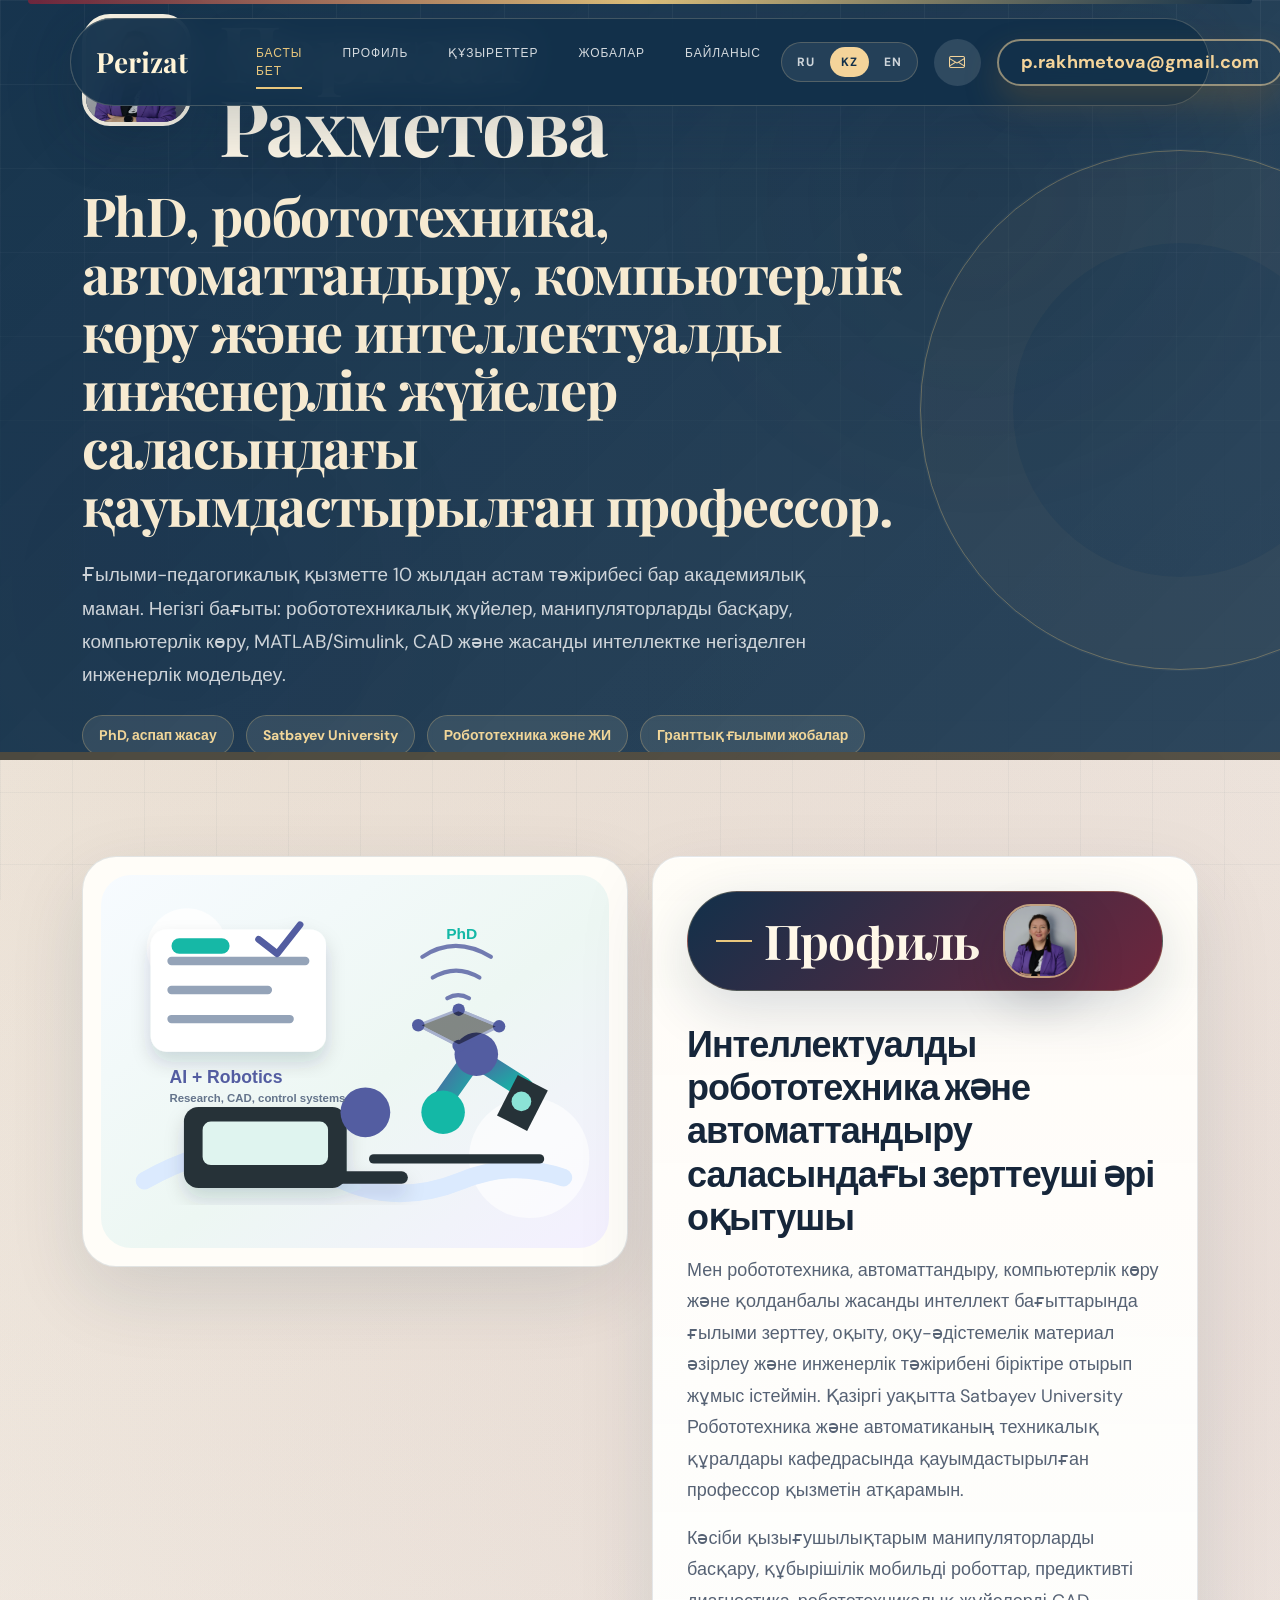
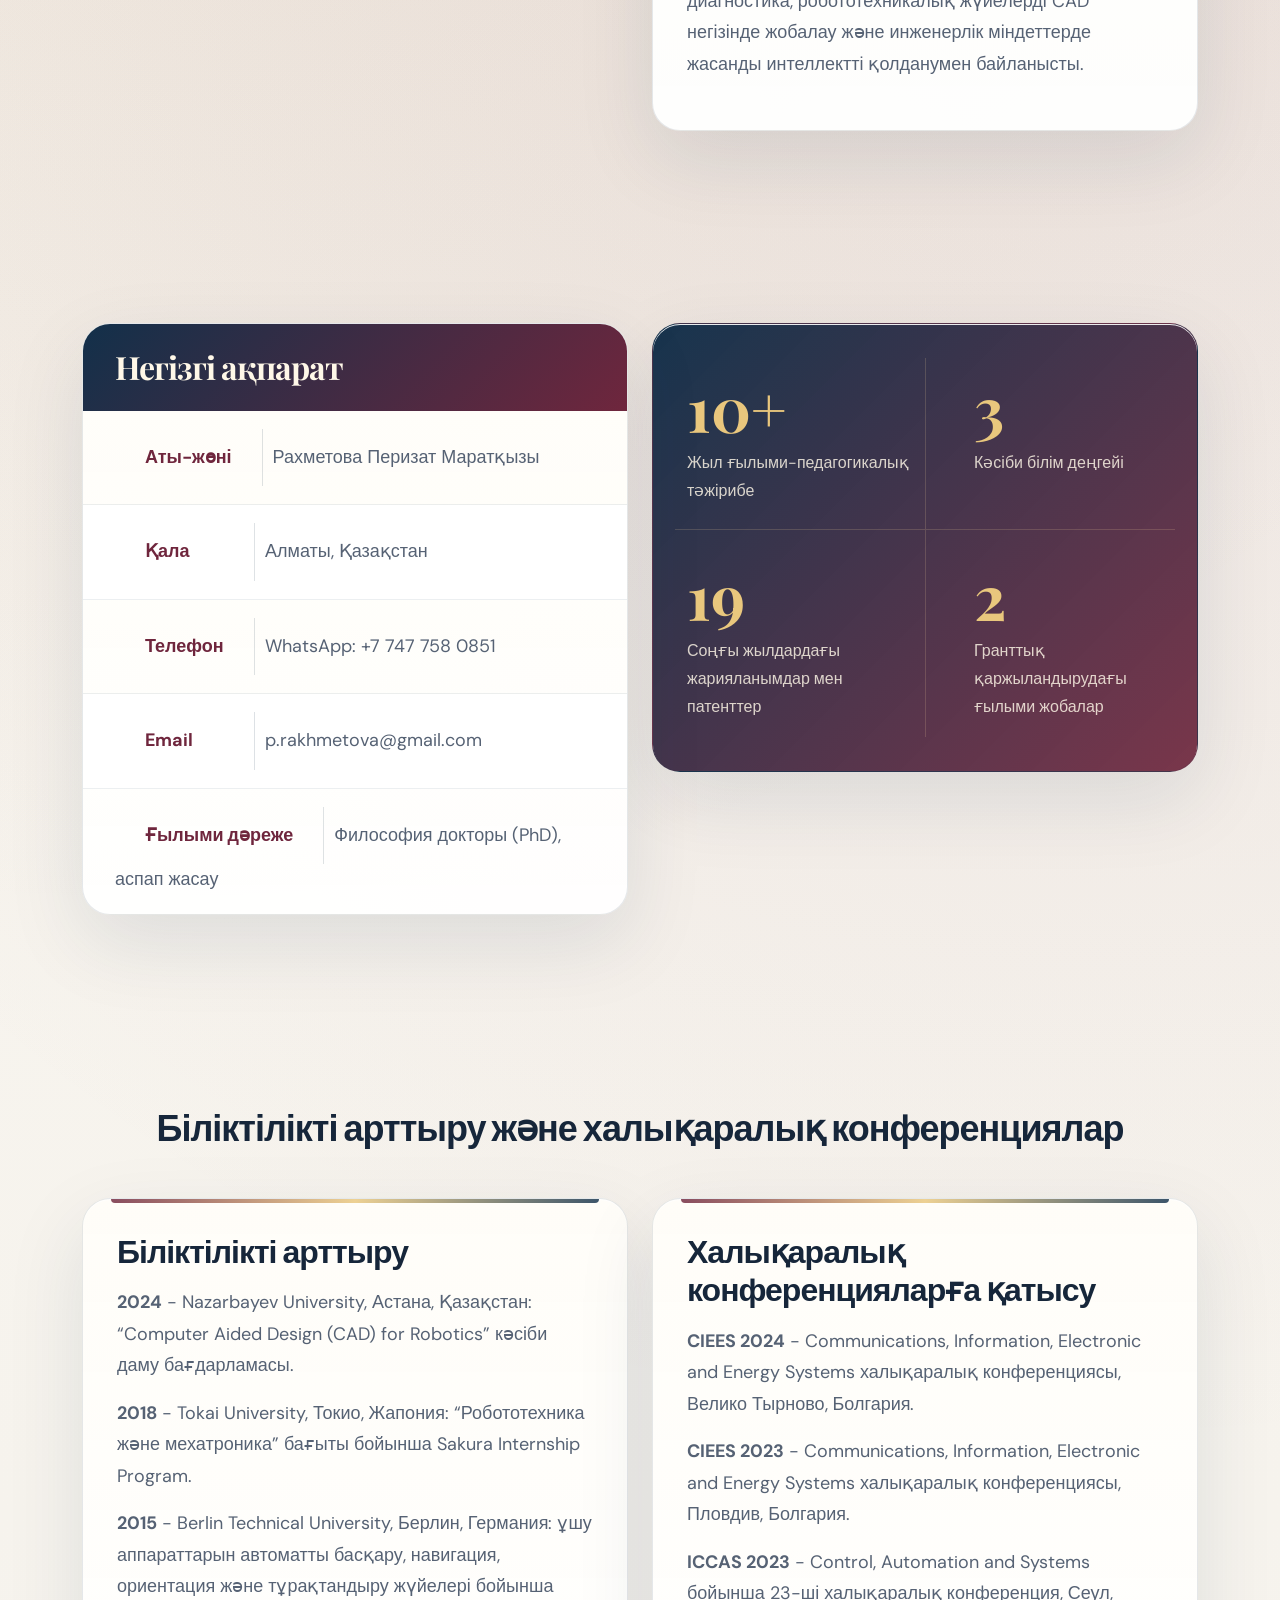
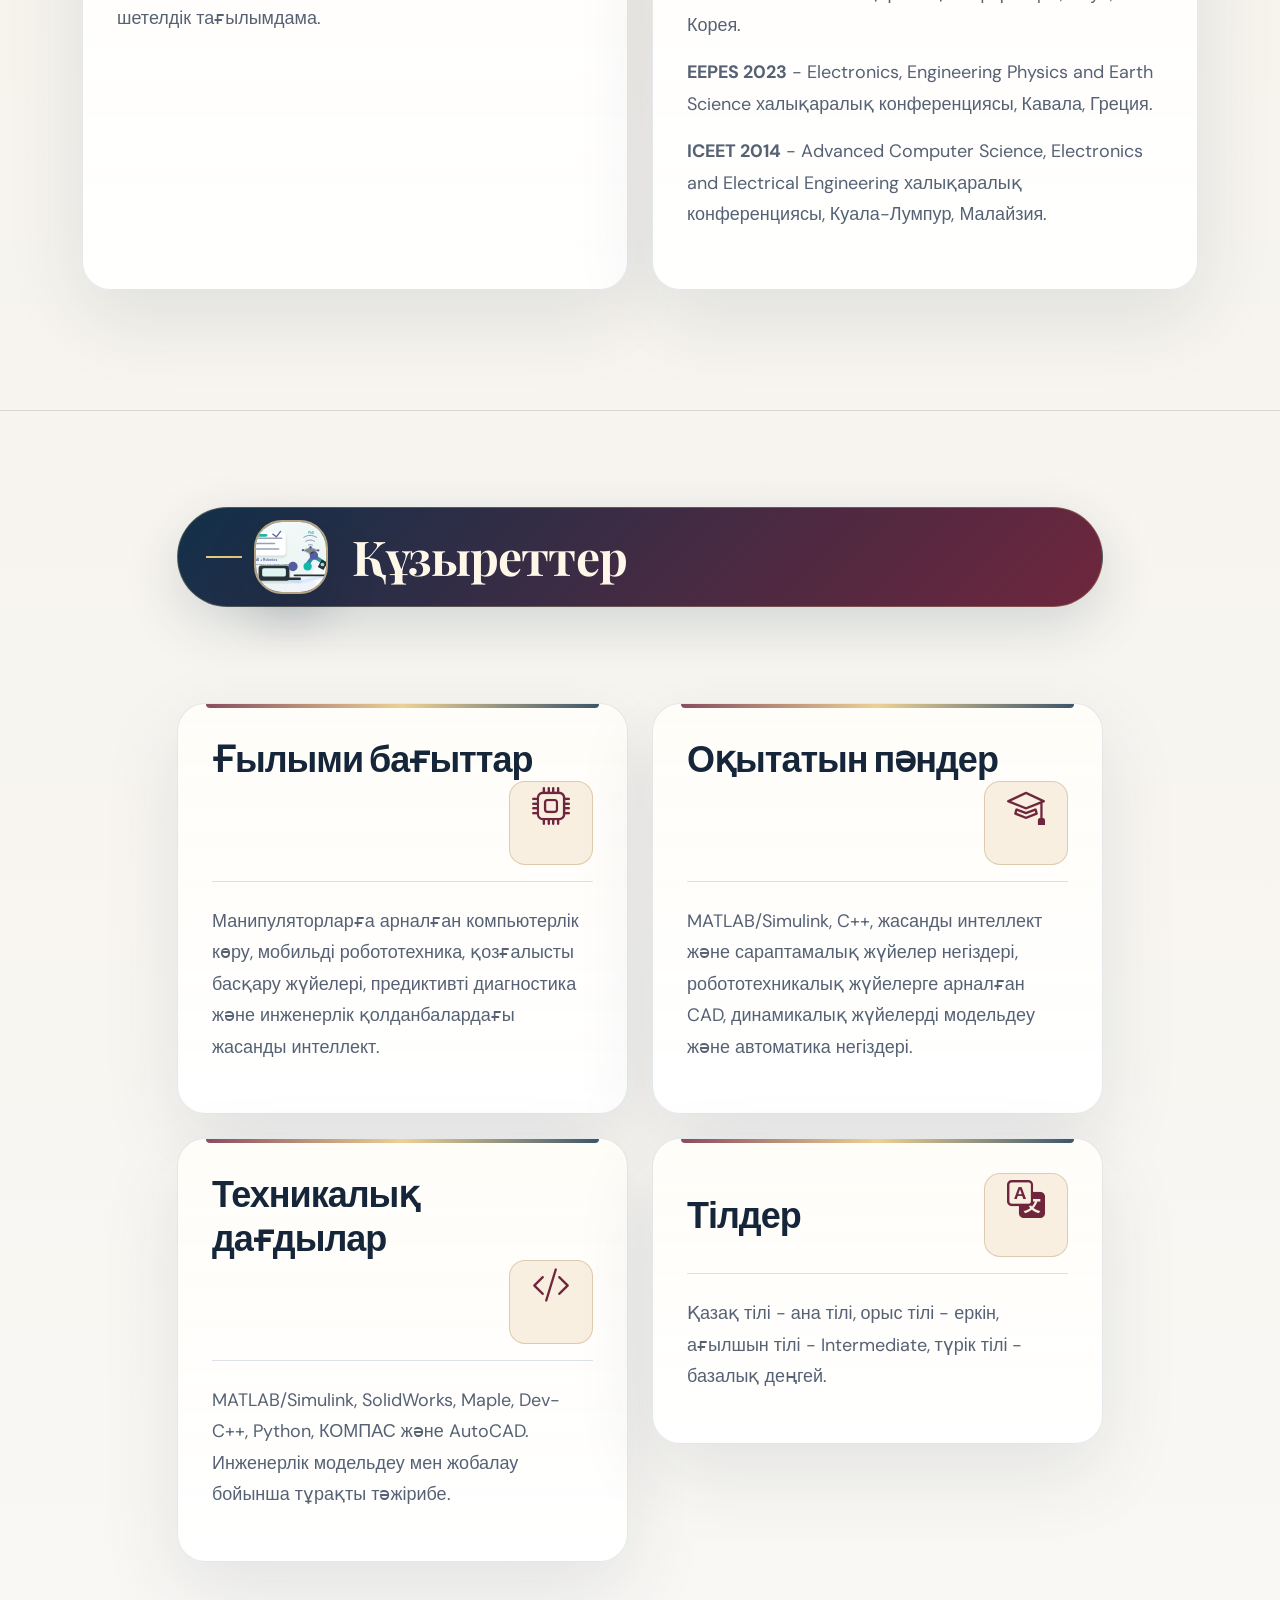
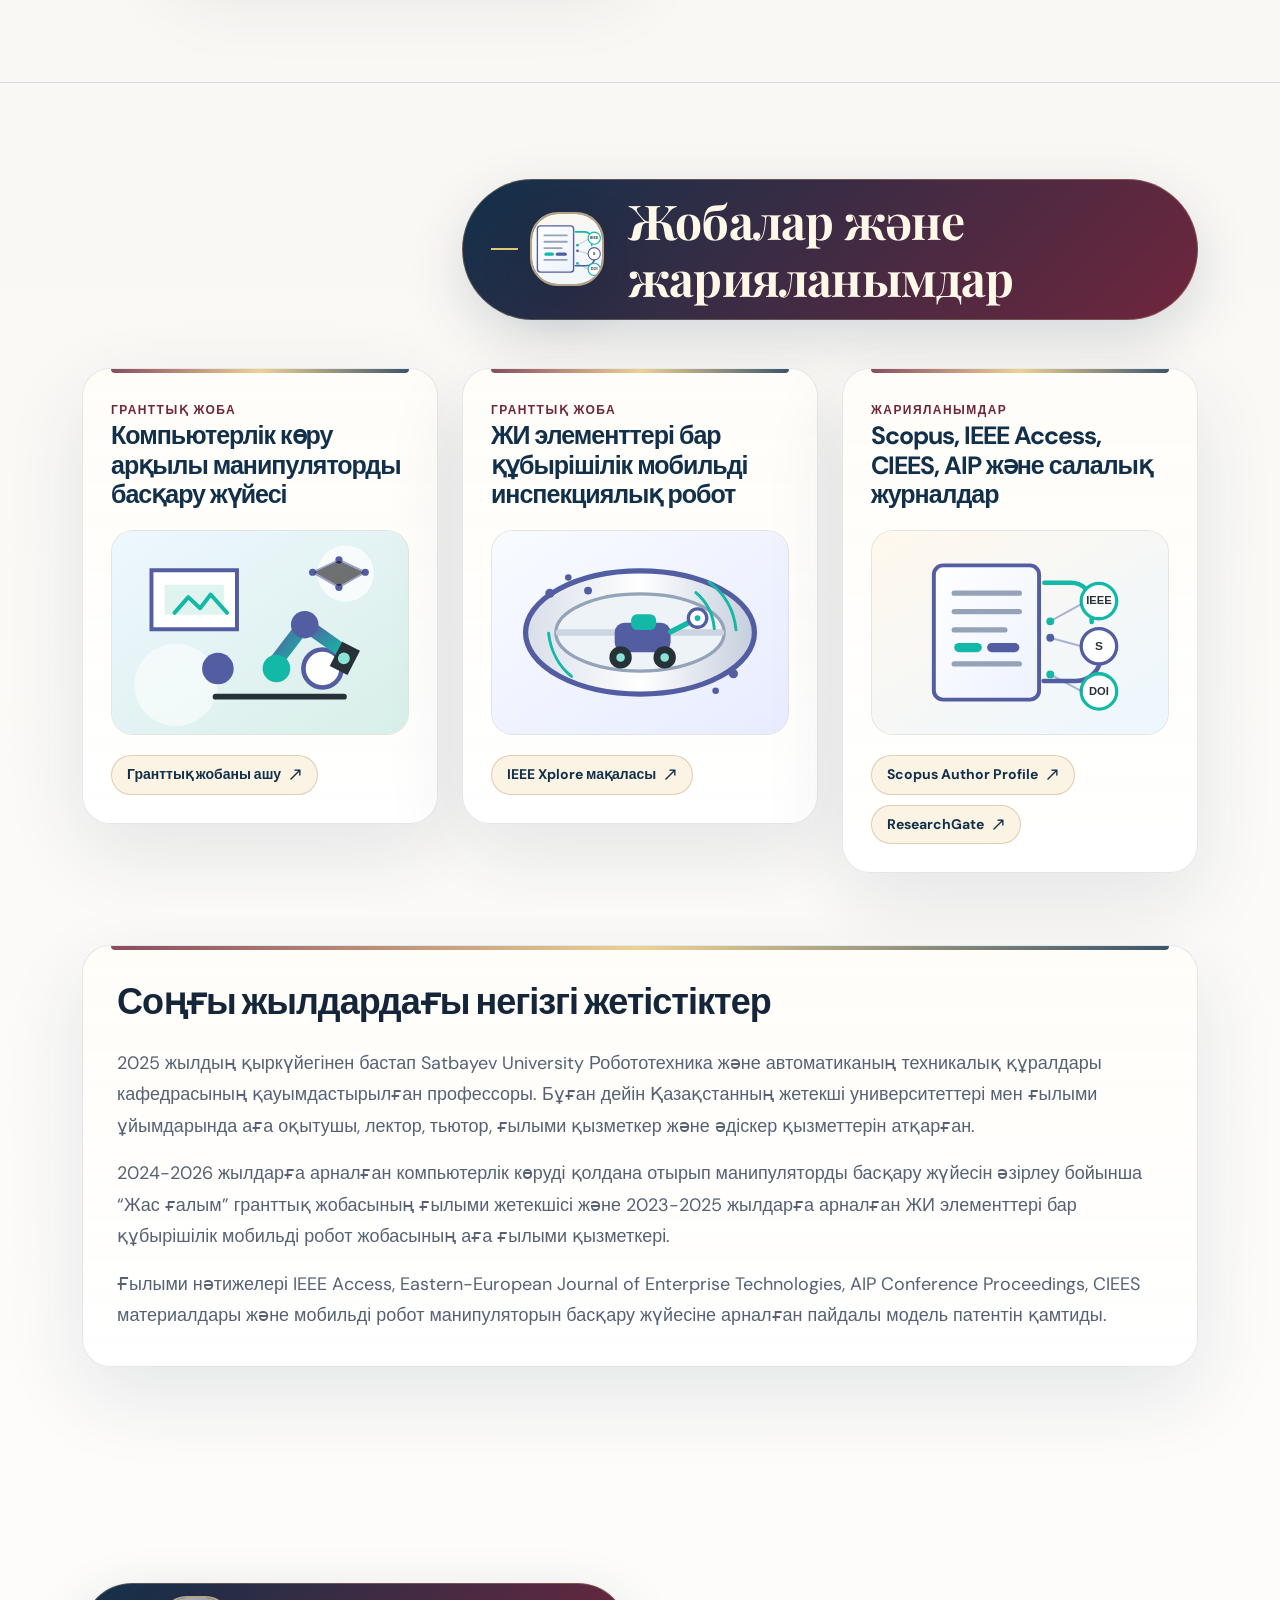
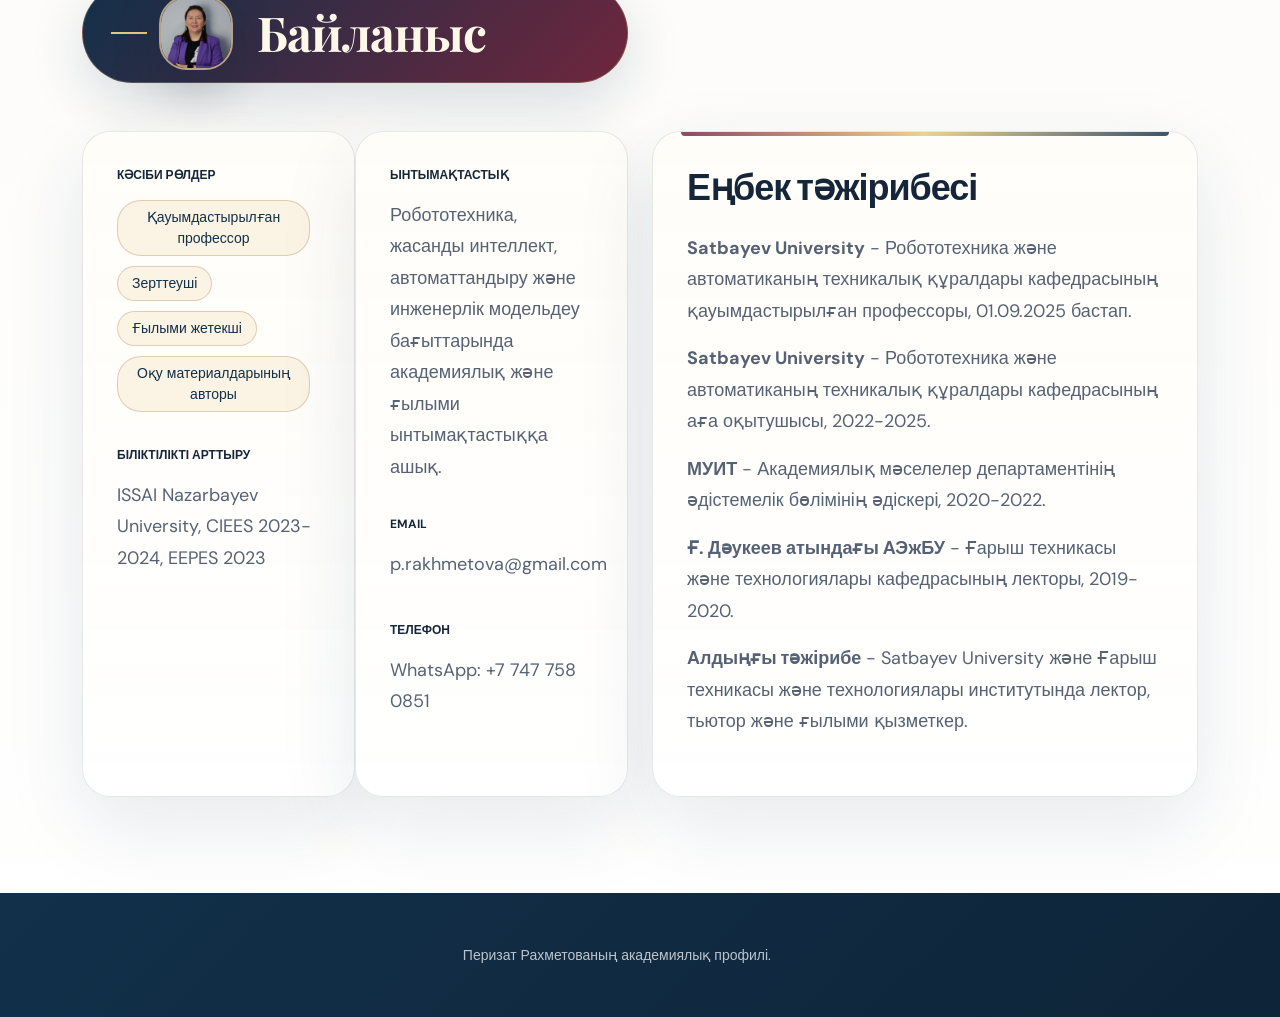
<file: kz.html>
<!doctype html>
<html lang="kk">
    <head>
        <meta charset="utf-8">
        <meta name="viewport" content="width=device-width, initial-scale=1">
        <meta name="description" content="Перизат Рахметованы академиялық кәсіби профилі: PhD, робототехника, автоматтандыру, компьютерлік көру және интеллектуалды инженерлік жүйелер саласындағы қауымдастырылған профессор.">
        <meta name="author" content="Perizat Rakhmetova">
        <title>Перизат Рахметова | PhD | Робототехника, автоматтандыру және ЖИ</title>

        <link rel="preconnect" href="https://fonts.googleapis.com">
        <link rel="preconnect" href="https://fonts.gstatic.com" crossorigin>
        <link href="https://fonts.googleapis.com/css2?family=DM+Sans:wght@400;500;700&family=Playfair+Display:wght@600;700&display=swap" rel="stylesheet">
        <link href="css/bootstrap.min.css" rel="stylesheet">
        <link href="css/bootstrap-icons.css" rel="stylesheet">
        <link href="css/magnific-popup.css" rel="stylesheet">
        <link href="css/templatemo-first-portfolio-style.css" rel="stylesheet">
    </head>

    <body>
        <section class="preloader">
            <div class="spinner"><span class="spinner-rotate"></span></div>
        </section>

        <nav class="navbar navbar-expand-lg">
            <div class="container">
                <button class="navbar-toggler" type="button" data-bs-toggle="collapse" data-bs-target="#navbarNav" aria-controls="navbarNav" aria-expanded="false" aria-label="Навигацияны ашу">
                    <span class="navbar-toggler-icon"></span>
                </button>

                <a href="kz.html" class="navbar-brand mx-auto mx-lg-0">Perizat</a>

                <div class="d-flex align-items-center d-lg-none">
                    <i class="navbar-icon bi-envelope me-3"></i>
                    <a class="custom-btn btn" href="mailto:p.rakhmetova@gmail.com">Байланысу</a>
                </div>

                <div class="collapse navbar-collapse" id="navbarNav">
                    <ul class="navbar-nav ms-lg-5">
                        <li class="nav-item"><a class="nav-link click-scroll" href="#section_1">Басты бет</a></li>
                        <li class="nav-item"><a class="nav-link click-scroll" href="#section_2">Профиль</a></li>
                        <li class="nav-item"><a class="nav-link click-scroll" href="#section_3">Құзыреттер</a></li>
                        <li class="nav-item"><a class="nav-link click-scroll" href="#section_4">Жобалар</a></li>
                        <li class="nav-item"><a class="nav-link click-scroll" href="#section_5">Байланыс</a></li>
                        <li class="nav-item d-lg-none mt-2">
                            <div class="language-switcher">
                                <a href="index.html">RU</a>
                                <a href="kz.html" class="active">KZ</a>
                                <a href="en.html">EN</a>
                            </div>
                        </li>
                    </ul>

                    <div class="d-lg-flex align-items-center d-none ms-auto">
                        <div class="language-switcher me-3">
                            <a href="index.html">RU</a>
                            <a href="kz.html" class="active">KZ</a>
                            <a href="en.html">EN</a>
                        </div>
                        <i class="navbar-icon bi-envelope me-3"></i>
                        <a class="custom-btn btn" href="mailto:p.rakhmetova@gmail.com">p.rakhmetova@gmail.com</a>
                    </div>
                </div>
            </div>
        </nav>

        <main>
            <section class="hero d-flex justify-content-center align-items-center" id="section_1">
                <div class="container">
                    <div class="row">
                        <div class="col-lg-9 col-12">
                            <div class="hero-text">
                                <p class="executive-eyebrow mb-3">Academic Executive Profile</p>
                                <div class="hero-title-wrap d-flex align-items-center mb-4">
                                    <img src="images/perizat-rakhmetova.jpeg" class="avatar-image avatar-image-large img-fluid" alt="Перизат Рахметова">
                                    <h1 class="hero-title ms-3 mb-0">Перизат Рахметова</h1>
                                </div>

                                <h2 class="mb-4">PhD, робототехника, автоматтандыру, компьютерлік көру және интеллектуалды инженерлік жүйелер саласындағы қауымдастырылған профессор.</h2>
                                <p class="mb-4">Ғылыми-педагогикалық қызметте 10 жылдан астам тәжірибесі бар академиялық маман. Негізгі бағыты: робототехникалық жүйелер, манипуляторларды басқару, компьютерлік көру, MATLAB/Simulink, CAD және жасанды интеллектке негізделген инженерлік модельдеу.</p>
                                <div class="executive-badges mb-4">
                                    <span>PhD, аспап жасау</span>
                                    <span>Satbayev University</span>
                                    <span>Робототехника және ЖИ</span>
                                    <span>Гранттық ғылыми жобалар</span>
                                </div>
                                <p class="mb-4">
                                    <a class="custom-btn btn custom-link" href="#section_2">Профильді көру</a>
                                    <a class="custom-btn btn custom-border-btn ms-2" href="mailto:p.rakhmetova@gmail.com">Байланысу</a>
                                </p>
                            </div>
                        </div>
                    </div>
                </div>
            </section>

            <section class="about section-padding" id="section_2">
                <div class="container">
                    <div class="row">
                        <div class="col-lg-6 col-12">
                            <img src="images/robotics-research-profile.svg" class="about-image img-fluid" alt="Робототехника, зерттеу және оқыту">
                        </div>

                        <div class="col-lg-6 col-12 mt-5 mt-lg-0">
                            <div class="about-thumb">
                                <div class="section-title-wrap d-flex justify-content-end align-items-center mb-4">
                                    <h2 class="text-white me-4 mb-0">Профиль</h2>
                                    <img src="images/perizat-rakhmetova.jpeg" class="avatar-image img-fluid" alt="Перизат Рахметованың профилі">
                                </div>

                                <h3 class="pt-2 mb-3">Интеллектуалды робототехника және автоматтандыру саласындағы зерттеуші әрі оқытушы</h3>
                                <p>Мен робототехника, автоматтандыру, компьютерлік көру және қолданбалы жасанды интеллект бағыттарында ғылыми зерттеу, оқыту, оқу-әдістемелік материал әзірлеу және инженерлік тәжірибені біріктіре отырып жұмыс істеймін. Қазіргі уақытта Satbayev University Робототехника және автоматиканың техникалық құралдары кафедрасында қауымдастырылған профессор қызметін атқарамын.</p>
                                <p>Кәсіби қызығушылықтарым манипуляторларды басқару, құбырішілік мобильді роботтар, предиктивті диагностика, робототехникалық жүйелерді CAD негізінде жобалау және инженерлік міндеттерде жасанды интеллектті қолданумен байланысты.</p>
                            </div>
                        </div>
                    </div>
                </div>
            </section>

            <section class="featured section-padding">
                <div class="container">
                    <div class="row">
                        <div class="col-lg-6 col-12">
                            <div class="profile-thumb">
                                <div class="profile-title"><h4 class="mb-0">Негізгі ақпарат</h4></div>
                                <div class="profile-body">
                                    <p><span class="profile-small-title">Аты-жөні</span><span>Рахметова Перизат Маратқызы</span></p>
                                    <p><span class="profile-small-title">Қала</span><span>Алматы, Қазақстан</span></p>
                                    <p><span class="profile-small-title">Телефон</span><span><a href="https://wa.me/77477580851" target="_blank" rel="noopener">WhatsApp: +7 747 758 0851</a></span></p>
                                    <p><span class="profile-small-title">Email</span><span><a href="mailto:p.rakhmetova@gmail.com">p.rakhmetova@gmail.com</a></span></p>
                                    <p><span class="profile-small-title">Ғылыми дәреже</span><span>Философия докторы (PhD), аспап жасау</span></p>
                                </div>
                            </div>
                        </div>

                        <div class="col-lg-6 col-12 mt-5 mt-lg-0">
                            <div class="about-thumb">
                                <div class="row">
                                    <div class="col-lg-6 col-6 featured-border-bottom py-2"><strong class="featured-numbers">10+</strong><p class="featured-text">Жыл ғылыми-педагогикалық тәжірибе</p></div>
                                    <div class="col-lg-6 col-6 featured-border-start featured-border-bottom ps-5 py-2"><strong class="featured-numbers">3</strong><p class="featured-text">Кәсіби білім деңгейі</p></div>
                                    <div class="col-lg-6 col-6 pt-4"><strong class="featured-numbers">19</strong><p class="featured-text">Соңғы жылдардағы жарияланымдар мен патенттер</p></div>
                                    <div class="col-lg-6 col-6 featured-border-start ps-5 pt-4"><strong class="featured-numbers">2</strong><p class="featured-text">Гранттық қаржыландырудағы ғылыми жобалар</p></div>
                                </div>
                            </div>
                        </div>
                    </div>
                </div>
            </section>

            <section class="clients section-padding">
                <div class="container">
                    <div class="row">
                        <div class="col-lg-12 col-12"><h3 class="text-center mb-5">Біліктілікті арттыру және халықаралық конференциялар</h3></div>
                        <div class="col-lg-6 col-md-12 col-12 mb-4"><div class="services-thumb h-100"><h4 class="mb-3">Біліктілікті арттыру</h4><p class="mb-3"><strong>2024</strong> - Nazarbayev University, Астана, Қазақстан: “Computer Aided Design (CAD) for Robotics” кәсіби даму бағдарламасы.</p><p class="mb-3"><strong>2018</strong> - Tokai University, Токио, Жапония: “Робототехника және мехатроника” бағыты бойынша Sakura Internship Program.</p><p class="mb-0"><strong>2015</strong> - Berlin Technical University, Берлин, Германия: ұшу аппараттарын автоматты басқару, навигация, ориентация және тұрақтандыру жүйелері бойынша шетелдік тағылымдама.</p></div></div>
                        <div class="col-lg-6 col-md-12 col-12 mb-4"><div class="services-thumb h-100"><h4 class="mb-3">Халықаралық конференцияларға қатысу</h4><p class="mb-3"><strong>CIEES 2024</strong> - Communications, Information, Electronic and Energy Systems халықаралық конференциясы, Велико Тырново, Болгария.</p><p class="mb-3"><strong>CIEES 2023</strong> - Communications, Information, Electronic and Energy Systems халықаралық конференциясы, Пловдив, Болгария.</p><p class="mb-3"><strong>ICCAS 2023</strong> - Control, Automation and Systems бойынша 23-ші халықаралық конференция, Сеул, Корея.</p><p class="mb-3"><strong>EEPES 2023</strong> - Electronics, Engineering Physics and Earth Science халықаралық конференциясы, Кавала, Греция.</p><p class="mb-0"><strong>ICEET 2014</strong> - Advanced Computer Science, Electronics and Electrical Engineering халықаралық конференциясы, Куала-Лумпур, Малайзия.</p></div></div>
                    </div>
                </div>
            </section>

            <section class="services section-padding" id="section_3">
                <div class="container">
                    <div class="row">
                        <div class="col-lg-10 col-12 mx-auto">
                            <div class="section-title-wrap d-flex justify-content-center align-items-center mb-5">
                                <img src="images/robotics-research-profile.svg" class="avatar-image img-fluid" alt="Құзыреттер">
                                <h2 class="text-white ms-4 mb-0">Құзыреттер</h2>
                            </div>

                            <div class="row pt-lg-5">
                                <div class="col-lg-6 col-12"><div class="services-thumb"><div class="d-flex flex-wrap align-items-center border-bottom mb-4 pb-3"><h3 class="mb-0">Ғылыми бағыттар</h3><div class="services-icon-wrap d-flex justify-content-center align-items-center ms-auto"><i class="services-icon bi-cpu"></i></div></div><p>Манипуляторларға арналған компьютерлік көру, мобильді робототехника, қозғалысты басқару жүйелері, предиктивті диагностика және инженерлік қолданбалардағы жасанды интеллект.</p></div></div>
                                <div class="col-lg-6 col-12"><div class="services-thumb services-thumb-up"><div class="d-flex flex-wrap align-items-center border-bottom mb-4 pb-3"><h3 class="mb-0">Оқытатын пәндер</h3><div class="services-icon-wrap d-flex justify-content-center align-items-center ms-auto"><i class="services-icon bi-mortarboard"></i></div></div><p>MATLAB/Simulink, C++, жасанды интеллект және сараптамалық жүйелер негіздері, робототехникалық жүйелерге арналған CAD, динамикалық жүйелерді модельдеу және автоматика негіздері.</p></div></div>
                                <div class="col-lg-6 col-12"><div class="services-thumb"><div class="d-flex flex-wrap align-items-center border-bottom mb-4 pb-3"><h3 class="mb-0">Техникалық дағдылар</h3><div class="services-icon-wrap d-flex justify-content-center align-items-center ms-auto"><i class="services-icon bi-code-slash"></i></div></div><p>MATLAB/Simulink, SolidWorks, Maple, Dev-C++, Python, КОМПАС және AutoCAD. Инженерлік модельдеу мен жобалау бойынша тұрақты тәжірибе.</p></div></div>
                                <div class="col-lg-6 col-12"><div class="services-thumb services-thumb-up"><div class="d-flex flex-wrap align-items-center border-bottom mb-4 pb-3"><h3 class="mb-0">Тілдер</h3><div class="services-icon-wrap d-flex justify-content-center align-items-center ms-auto"><i class="services-icon bi-translate"></i></div></div><p>Қазақ тілі - ана тілі, орыс тілі - еркін, ағылшын тілі - Intermediate, түрік тілі - базалық деңгей.</p></div></div>
                            </div>
                        </div>
                    </div>
                </div>
            </section>

            <section class="projects section-padding" id="section_4">
                <div class="container">
                    <div class="row">
                        <div class="col-lg-8 col-md-8 col-12 ms-auto">
                            <div class="section-title-wrap d-flex justify-content-center align-items-center mb-4">
                                <img src="images/projects/research-publications.svg" class="avatar-image img-fluid" alt="Ғылыми жобалар">
                                <h2 class="text-white ms-4 mb-0">Жобалар және жарияланымдар</h2>
                            </div>
                        </div>
                        <div class="clearfix"></div>

                        <div class="col-lg-4 col-md-6 col-12"><div class="projects-thumb"><div class="projects-info"><small class="projects-tag">Гранттық жоба</small><h3 class="projects-title">Компьютерлік көру арқылы манипуляторды басқару жүйесі</h3></div><a href="images/projects/robot-vision.svg" class="popup-image"><img src="images/projects/robot-vision.svg" class="projects-image img-fluid" alt="Манипулятор және компьютерлік көру"></a><div class="project-links"><a href="https://science.satbayev.university/ru/science-projects/ap22685781-razrabotka-sistemy-upravleniya-manipulyatorom-s-primeneniem-kompyuternogo-zreniya-dlya-povysheniya-gibkosti-i-avtomatizatsii-protsessov" target="_blank" rel="noopener">Гранттық жобаны ашу</a></div></div></div>
                        <div class="col-lg-4 col-md-6 col-12"><div class="projects-thumb"><div class="projects-info"><small class="projects-tag">Гранттық жоба</small><h3 class="projects-title">ЖИ элементтері бар құбырішілік мобильді инспекциялық робот</h3></div><a href="images/projects/in-pipe-robot.svg" class="popup-image"><img src="images/projects/in-pipe-robot.svg" class="projects-image img-fluid" alt="Құбырішілік робот"></a><div class="project-links"><a href="https://ieeexplore.ieee.org/abstract/document/11159233" target="_blank" rel="noopener">IEEE Xplore мақаласы</a></div></div></div>
                        <div class="col-lg-4 col-md-6 col-12"><div class="projects-thumb"><div class="projects-info"><small class="projects-tag">Жарияланымдар</small><h3 class="projects-title">Scopus, IEEE Access, CIEES, AIP және салалық журналдар</h3></div><a href="images/projects/research-publications.svg" class="popup-image"><img src="images/projects/research-publications.svg" class="projects-image img-fluid" alt="Ғылыми жарияланымдар"></a><div class="project-links"><a href="https://www.scopus.com/authid/detail.uri?authorId=58754611600" target="_blank" rel="noopener">Scopus Author Profile</a><a href="https://www.researchgate.net/profile/Perizat-Rakhmetova/research" target="_blank" rel="noopener">ResearchGate</a></div></div></div>

                        <div class="col-lg-12 col-12 mt-5">
                            <div class="services-thumb">
                                <h3 class="mb-4">Соңғы жылдардағы негізгі жетістіктер</h3>
                                <p class="mb-3">2025 жылдың қыркүйегінен бастап Satbayev University Робототехника және автоматиканың техникалық құралдары кафедрасының қауымдастырылған профессоры. Бұған дейін Қазақстанның жетекші университеттері мен ғылыми ұйымдарында аға оқытушы, лектор, тьютор, ғылыми қызметкер және әдіскер қызметтерін атқарған.</p>
                                <p class="mb-3">2024-2026 жылдарға арналған компьютерлік көруді қолдана отырып манипуляторды басқару жүйесін әзірлеу бойынша “Жас ғалым” гранттық жобасының ғылыми жетекшісі және 2023-2025 жылдарға арналған ЖИ элементтері бар құбырішілік мобильді робот жобасының аға ғылыми қызметкері.</p>
                                <p class="mb-0">Ғылыми нәтижелері IEEE Access, Eastern-European Journal of Enterprise Technologies, AIP Conference Proceedings, CIEES материалдары және мобильді робот манипуляторын басқару жүйесіне арналған пайдалы модель патентін қамтиды.</p>
                            </div>
                        </div>
                    </div>
                </div>
            </section>

            <section class="contact section-padding" id="section_5">
                <div class="container">
                    <div class="row">
                        <div class="col-lg-6 col-md-8 col-12">
                            <div class="section-title-wrap d-flex justify-content-center align-items-center mb-5">
                                <img src="images/perizat-rakhmetova.jpeg" class="avatar-image img-fluid" alt="Перизат Рахметовамен байланыс">
                                <h2 class="text-white ms-4 mb-0">Байланыс</h2>
                            </div>
                        </div>
                        <div class="clearfix"></div>

                        <div class="col-lg-3 col-md-6 col-12 pe-lg-0"><div class="contact-info contact-info-border-start d-flex flex-column"><strong class="site-footer-title d-block mb-3">Кәсіби рөлдер</strong><ul class="footer-menu"><li class="footer-menu-item"><span class="footer-menu-link">Қауымдастырылған профессор</span></li><li class="footer-menu-item"><span class="footer-menu-link">Зерттеуші</span></li><li class="footer-menu-item"><span class="footer-menu-link">Ғылыми жетекші</span></li><li class="footer-menu-item"><span class="footer-menu-link">Оқу материалдарының авторы</span></li></ul><strong class="site-footer-title d-block mt-4 mb-3">Біліктілікті арттыру</strong><p class="mb-0">ISSAI Nazarbayev University, CIEES 2023-2024, EEPES 2023</p></div></div>
                        <div class="col-lg-3 col-md-6 col-12 ps-lg-0"><div class="contact-info d-flex flex-column"><strong class="site-footer-title d-block mb-3">Ынтымақтастық</strong><p class="mb-2">Робототехника, жасанды интеллект, автоматтандыру және инженерлік модельдеу бағыттарында академиялық және ғылыми ынтымақтастыққа ашық.</p><strong class="site-footer-title d-block mt-4 mb-3">Email</strong><p><a href="mailto:p.rakhmetova@gmail.com">p.rakhmetova@gmail.com</a></p><strong class="site-footer-title d-block mt-4 mb-3">Телефон</strong><p class="mb-0"><a href="https://wa.me/77477580851" target="_blank" rel="noopener">WhatsApp: +7 747 758 0851</a></p></div></div>
                        <div class="col-lg-6 col-12 mt-5 mt-lg-0"><div class="services-thumb h-100"><h3 class="mb-4">Еңбек тәжірибесі</h3><p class="mb-3"><strong>Satbayev University</strong> - Робототехника және автоматиканың техникалық құралдары кафедрасының қауымдастырылған профессоры, 01.09.2025 бастап.</p><p class="mb-3"><strong>Satbayev University</strong> - Робототехника және автоматиканың техникалық құралдары кафедрасының аға оқытушысы, 2022-2025.</p><p class="mb-3"><strong>МУИТ</strong> - Академиялық мәселелер департаментінің әдістемелік бөлімінің әдіскері, 2020-2022.</p><p class="mb-3"><strong>Ғ. Дәукеев атындағы АЭжБУ</strong> - Ғарыш техникасы және технологиялары кафедрасының лекторы, 2019-2020.</p><p class="mb-0"><strong>Алдыңғы тәжірибе</strong> - Satbayev University және Ғарыш техникасы және технологиялары институтында лектор, тьютор және ғылыми қызметкер.</p></div></div>
                    </div>
                </div>
            </section>
        </main>

        <footer class="site-footer">
            <div class="container"><div class="row"><div class="col-lg-12 col-12"><div class="copyright-text-wrap"><p class="mb-0"><span class="copyright-text">Перизат Рахметованың академиялық профилі.</span></p></div></div></div></div>
        </footer>

        <script src="js/jquery.min.js"></script>
        <script src="js/bootstrap.min.js"></script>
        <script src="js/jquery.sticky.js"></script>
        <script src="js/click-scroll.js"></script>
        <script src="js/jquery.magnific-popup.min.js"></script>
        <script src="js/magnific-popup-options.js"></script>
        <script src="js/custom.js"></script>
    </body>
</html>
</file>
<file: css/templatemo-first-portfolio-style.css>
/*

TemplateMo 578 First Portfolio

https://templatemo.com/tm-578-first-portfolio

*/


/*---------------------------------------
  CUSTOM PROPERTIES ( VARIABLES )             
-----------------------------------------*/
:root {
  --white-color:                  #ffffff;
  --primary-color:                #535da1;
  --secondary-color:              #14B789;
  --section-bg-color:             #f9f9f9;
  --dark-color:                   #000000;
  --p-color:                      #717275;
  --border-color:                 #e9eaeb;
  --featured-border-color:        #727aab;

  --body-font-family:             'DM Sans', sans-serif;

  --h1-font-size:                 62px;
  --h2-font-size:                 48px;
  --h3-font-size:                 36px;
  --h4-font-size:                 32px;
  --h5-font-size:                 24px;
  --h6-font-size:                 22px;
  --p-font-size:                  18px;
  --menu-font-size:               12px;
  --copyright-font-size:          14px;

  --border-radius-large:          100px;
  --border-radius-medium:         20px;
  --border-radius-small:          10px;

  --font-weight-normal:           400;
  --font-weight-medium:           500;
  --font-weight-bold:             700;
}

body {
    background: var(--white-color);
    font-family: var(--body-font-family); 
}


/*---------------------------------------
  TYPOGRAPHY               
-----------------------------------------*/

h2,
h3,
h4,
h5,
h6 {
  color: var(--dark-color);
}

h1,
h2,
h3,
h4,
h5,
h6 {
  font-weight: var(--font-weight-bold);
  letter-spacing: -1px;
}

h1 {
  font-size: var(--h1-font-size);
  letter-spacing: -3px;
}

h2 {
  font-size: var(--h2-font-size);
  color: var(--secondary-color);
  letter-spacing: -3px;
}

h3 {
  font-size: var(--h3-font-size);
}

h4 {
  font-size: var(--h4-font-size);
}

h5 {
  font-size: var(--h5-font-size);
  line-height: normal;
}

h6 {
  font-size: var(--h6-font-size);
}

p {
  color: var(--p-color);
  font-size: var(--p-font-size);
  font-weight: var(--font-weight-normal);
}

ul li {
  color: var(--p-color);
  font-size: var(--p-font-size);
  font-weight: var(--font-weight-normal);
}

a, 
button {
  touch-action: manipulation;
  transition: all 0.3s;
}

a {
  color: var(--p-color);
  text-decoration: none;
}

a:hover {
  color: var(--secondary-color);
}

::selection {
  background: var(--secondary-color);
  color: var(--white-color);
}

::-moz-selection {
  background: var(--secondary-color);
  color: var(--white-color);
}

.section-padding {
  padding-top: 120px;
  padding-bottom: 120px;
}

b,
strong {
  font-weight: var(--font-weight-bold);
}

.section-title-wrap {
  background: var(--secondary-color);
  border-radius: var(--border-radius-small);
  padding: 10px 30px;
}


/*---------------------------------------
  AVATAR IMAGE               
-----------------------------------------*/
.avatar-image {
  border-radius: var(--border-radius-large);
  width: 160px;
  height: 160px;
  object-fit: cover;
}

.avatar-image-large {
  width: 90.4px;
  height: 90.4px;
}


/*---------------------------------------
  PRE LOADER               
-----------------------------------------*/
.preloader {
  position: fixed;
  top: 0;
  left: 0;
  width: 100%;
  height: 100%;
  z-index: 99999;
  display: flex;
  flex-flow: row nowrap;
  justify-content: center;
  align-items: center;
  background: none repeat scroll 0 0 var(--white-color);
}

.spinner {
  border: 1px solid transparent;
  border-radius: var(--border-radius-small);
  position: relative;
}

.spinner:before {
  content: '';
  box-sizing: border-box;
  position: absolute;
  top: 50%;
  left: 50%;
  width: 45px;
  height: 45px;
  margin-top: -10px;
  margin-left: -10px;
  border-radius: 50%;
  border: 1px solid var(--border-color);
  border-top-color: var(--white-color);
  animation: spinner .9s linear infinite;
}

@-webkit-@keyframes spinner {
  to {transform: rotate(360deg);
  }
}

@keyframes spinner {
  to {transform: rotate(360deg);}
}


/*---------------------------------------
  CUSTOM ICON               
-----------------------------------------*/
.navbar-icon {
  background: var(--white-color);
  border-radius: var(--border-radius-large);
  color: var(--dark-color);
  width: 47px;
  height: 47px;
  line-height: 47px;
  text-align: center;
}

.is-sticky .navbar-icon {
  background: var(--secondary-color);
  color: var(--white-color);
}

.form-check-icon {
  color: var(--secondary-color);
}


/*---------------------------------------
  CUSTOM BUTTON               
-----------------------------------------*/
.custom-btn,
.navbar .custom-btn {
  font-size: var(--p-font-size);
  font-weight: var(--font-weight-bold);
}

.navbar .custom-btn {
  background: transparent;
  border-width: 2px;
  border-style: solid;
  border-color: var(--white-color);
  color: var(--white-color);
  padding: 8px 22px;
}

.navbar .custom-btn:hover {
  background: var(--white-color);
  border-color: transparent;
  color: var(--secondary-color);
}

.custom-btn {
  background: var(--secondary-color);
  border-radius: var(--border-radius-large);
  color: var(--white-color);
  font-weight: var(--font-weight-bold);
  padding: 12px 24px;
}

.custom-btn:hover {
  background: var(--primary-color);
  box-shadow: 0 1rem 3rem rgba(0,0,0,.175);
  color: var(--white-color);
}

.custom-border-btn {
  background: transparent;
  border: 2px solid var(--border-color);
  color: var(--p-color);
}

.custom-border-btn:hover {
  background: var(--secondary-color);
  border-color: var(--secondary-color);
  color: var(--white-color);
}

.custom-link {
	background-color: var(--primary-color);
}

.custom-link:hover {
	background-color: var(--secondary-color);
}


/*---------------------------------------
  NAVIGATION              
-----------------------------------------*/
.sticky-wrapper {
  position: relative;
  z-index: 222;
  height: auto !important;
}

.is-sticky,
.is-sticky .navbar .container {
  background: var(--white-color);
  box-shadow: 0 1rem 3rem rgb(0 0 0 / 18%);
}

.is-sticky .navbar-brand,
.is-sticky .navbar-brand:hover {
  color: var(--dark-color);
}

.is-sticky .navbar-nav .nav-link {
  color: var(--p-color);
}

.is-sticky .navbar .custom-btn {
  border-color: var(--secondary-color);
  color: var(--secondary-color);
}

.is-sticky .navbar .custom-btn:hover {
  background: var(--secondary-color);
  color: var(--white-color);
}

.navbar {
  background: transparent;
  position: absolute;
  z-index: 9;
  right: 0;
  left: 0;
  transition: all 0.3s;
  padding-top: 15px;
  padding-bottom: 0;
}

.navbar .container {
  border-radius: var(--border-radius-small);
  padding: 10px 25px;
}

.navbar-brand {
  font-size: var(--h4-font-size);
  font-weight: var(--font-weight-bold);
}

.navbar-brand,
.navbar-brand:hover {
  color: var(--white-color);
}

.navbar-expand-lg .navbar-nav .nav-link {
  padding-right: 0;
  padding-left: 0;
  margin-right: 20px;
  margin-left: 20px;
}

.navbar-nav .nav-link {
  display: inline-block;
  color: var(--section-bg-color);
  font-size: var(--menu-font-size);
  font-weight: var(--font-weight-medium);
  text-transform: uppercase;
  position: relative;
  padding-top: 15px;
  padding-bottom: 15px;
}

.navbar-nav .nav-link::after {
  content: "";
  background: transparent;
  position: absolute;
  bottom: 6px;
  right: 0;
  left: 0;
  width: 100%;
  height: 2px;
}

.navbar-nav .nav-link.active::after, 
.navbar-nav .nav-link:hover::after {
  background: var(--secondary-color);
}

.navbar-nav .nav-link.active, 
.navbar-nav .nav-link:hover {
  color: var(--secondary-color);
}

.navbar-toggler {
  border: 0;
  padding: 0;
  cursor: pointer;
  margin: 0;
  width: 30px;
  height: 35px;
  outline: none;
}

.navbar-toggler:focus {
  outline: none;
  box-shadow: none;
}

.navbar-toggler[aria-expanded="true"] .navbar-toggler-icon {
  background: transparent;
}

.navbar-toggler[aria-expanded="true"] .navbar-toggler-icon:before,
.navbar-toggler[aria-expanded="true"] .navbar-toggler-icon:after {
  transition: top 300ms 50ms ease, -webkit-transform 300ms 350ms ease;
  transition: top 300ms 50ms ease, transform 300ms 350ms ease;
  transition: top 300ms 50ms ease, transform 300ms 350ms ease, -webkit-transform 300ms 350ms ease;
  top: 0;
}

.navbar-toggler[aria-expanded="true"] .navbar-toggler-icon:before {
  transform: rotate(45deg);
}

.navbar-toggler[aria-expanded="true"] .navbar-toggler-icon:after {
  transform: rotate(-45deg);
}

.navbar-toggler .navbar-toggler-icon {
  background: var(--white-color);
  transition: background 10ms 300ms ease;
  display: block;
  width: 30px;
  height: 2px;
  position: relative;
}

.navbar-toggler .navbar-toggler-icon:before,
.navbar-toggler .navbar-toggler-icon:after {
  transition: top 300ms 350ms ease, -webkit-transform 300ms 50ms ease;
  transition: top 300ms 350ms ease, transform 300ms 50ms ease;
  transition: top 300ms 350ms ease, transform 300ms 50ms ease, -webkit-transform 300ms 50ms ease;
  position: absolute;
  right: 0;
  left: 0;
  background: var(--white-color);
  width: 30px;
  height: 2px;
  content: '';
}

.navbar-toggler .navbar-toggler-icon::before {
  top: -8px;
}

.navbar-toggler .navbar-toggler-icon::after {
  top: 8px;
}


/*---------------------------------------
  HERO              
-----------------------------------------*/
.hero {
  background: var(--secondary-color);
  position: relative;
  overflow: hidden;
  padding-top: 330px;
  padding-bottom: 330px;
}

@media  screen and (min-width: 991px) {
  .hero {
    height: 60vh;
  }
}

.hero-title,
.hero h2 {
  background: var(--white-color);
  box-shadow: 0 1rem 3rem rgba(0,0,0,.175);
  border-radius: var(--border-radius-large);
  display: inline-block;
  padding: 8px 24px;
}

.hero-title {
	font-size: 44px;
}

.hero h2 {
	font-size: 38px;
}

.hero-text {
  position: relative;
  z-index: 22;
  top: 70px;
}

.hero-image-wrap {
  background: var(--white-color);
  border-radius: 100%;
  width: 350px;
  height: 350px;
  position: absolute;
  z-index: 22;
  top: -50px;
  right: 0;
  left: 0;
  margin: auto;
  pointer-events: none;
}

.hero-image {
  position: absolute;
  z-index: 22;
  top: 0;
  width: 100%;
  min-width: 550px;
}

.profile-hero-image {
  border-radius: 42px;
  box-shadow: 0 24px 70px rgba(0, 0, 0, 0.18);
  max-width: 420px;
  min-width: 360px;
  object-fit: cover;
  right: 35px;
}

.hero svg {
  position: absolute;
  z-index: 2;
  bottom: 0;
  right: 0;
  left: 0;
  overflow: hidden;
  height: 100%;
  pointer-events: none;
}


/*---------------------------------------
  ABOUT              
-----------------------------------------*/
.profile-thumb {
  border: 1px solid var(--border-color);
  border-radius: var(--border-radius-medium);
  position: relative;
  overflow: hidden;
}

.profile-title {
  border-bottom: 1px solid var(--border-color);
  padding: 15px 30px;
}

.profile-small-title {
  border-right: 1px solid var(--border-color);
  color: var(--secondary-color);
  font-weight: var(--font-weight-bold);
  min-width: 140px;
  margin-right: 10px;
  padding: 13px 30px;
  display: inline-block;
}

.profile-body p {
  margin-bottom: 0;
}

.profile-body p:nth-of-type(even) {
  background: var(--white-color);
}

.about-image {
  border-radius: var(--border-radius-medium);
}

.about-thumb {
  padding-right: 20px;
  padding-left: 20px;
}


/*---------------------------------------
  FEATURED              
-----------------------------------------*/
.featured-numbers {
  font-size: var(--h1-font-size);
  line-height: normal;
  display: block;
}

.featured-text {
  color: var(--secondary-color);
}

.featured-border-bottom {
  border-bottom: 1px solid var(--border-color);
}

.featured-border-start {
  border-left: 1px solid var(--border-color);
}


/*---------------------------------------
  CLIENTS              
-----------------------------------------*/

.clients-item-height {
	height: 120px;
}

.clients-image {
  display: block;
  max-width: 100px;
  margin: auto;
  transition: all ease 0.2s;
}

.clients-image:hover {
  transform: scale(1.3);
}


/*---------------------------------------
  SERVICES              
-----------------------------------------*/
.services,
.featured {
  background: var(--section-bg-color);
  border-top: 1px solid var(--border-color);
  border-bottom: 1px solid var(--border-color);
}

.services-thumb {
  background: var(--white-color);
  border: 2px solid transparent;
  border-radius: var(--border-radius-medium);
  position: relative;
  overflow: hidden;
  margin-bottom: 24px;
  padding: 40px 40px 240px 40px;
  transition: all 0.5s;
}

.services-thumb-up {
  position: relative;
  bottom: 50px;
  margin-bottom: -50px;
}

.services-thumb:hover {
  border: 2px solid var(--secondary-color);
  box-shadow: 0 1rem 3rem rgba(0,0,0,.175);
}

.services-thumb:hover .services-icon-wrap {
  background: var(--secondary-color);
  border-color: var(--secondary-color);
  color: var(--white-color);
}

.services-icon-wrap {
  border: 1px solid var(--border-color);
  border-radius: var(--border-radius-small);
  position: absolute;
  bottom: 0;
  right: 0;
  width: 50%;
  height: 55%;
  transform: rotate(-35deg) translateY(55px);
  transition: all ease 0.5s;
}

.services-icon {
  font-size: 90px;
  position: relative;
  bottom: 15px;
}

.services-thumb:hover .services-price-wrap {
  background: var(--secondary-color);
}

.services-thumb:hover .services-price-overlay {
  background: var(--primary-color);
}

.services-price-wrap {
  background: var(--primary-color);
  border-radius: var(--border-radius-medium);
  position: relative;
  overflow: hidden;
  padding: 6px 20px 6px 15px;
  transition: all ease 0.5s;
}

.services-price-text {
  color: var(--white-color);
  font-size: var(--copyright-font-size);
  font-weight: var(--font-weight-bold);
}

.services-price-overlay {
  background: var(--secondary-color);
  border-bottom-left-radius: 100%;
  position: absolute;
  top: 0;
  right: 0;
  width: 20px;
  height: 20px;
  pointer-events: none;
}


/*---------------------------------------
  PROJECTS              
-----------------------------------------*/
.projects-thumb {
  background: var(--section-bg-color);
  border: 2px solid var(--white-color);
  border-radius: var(--border-radius-medium);
  position: relative;
  overflow: hidden;
  margin-top: 24px;
  margin-bottom: 24px;
  padding: 40px;
  transition: all ease 0.5s;
}

.projects-thumb:hover {
  border-color: var(--secondary-color);
}

.projects-thumb:hover .projects-image,
.projects-thumb:focus .projects-image {
  transform: rotate(0) translateY(0);
}

.projects-thumb .popup-image {
  display: block;
  width: 100%;
  height: 100%;
}

.projects-image {
  border-radius: var(--border-radius-medium);
  display: block;
  width: 100%;
  transform: rotate(10deg) translateY(80px);
  transition: all ease 0.5s;
}

.projects-title {
  margin-bottom: 20px;
}

.projects-tag {
  font-size: var(--menu-font-size);
  font-weight: var(--font-weight-medium);
  color: var(--secondary-color);
  text-transform: uppercase;
  margin-bottom: 5px;
}


/*---------------------------------------
  CONTACT              
-----------------------------------------*/
.contact {
  background: var(--section-bg-color);
}

.contact-info {
  background: var(--white-color);
  border-top-right-radius: var(--border-radius-small);
  border-bottom-right-radius: var(--border-radius-small);
  padding: 60px 30px 30px 30px;
  height: 100%;
}

.contact-info-border-start {
  border-right: 1px solid var(--border-color);
  border-radius: var(--border-radius-small) 0 0 var(--border-radius-small);
}

.contact-form {
  margin-left: 10px;
}


/*---------------------------------------
  CUSTOM FORM               
-----------------------------------------*/
.custom-form .form-control {
  background: var(--white-color);
  box-shadow: none;
  border: 2px solid var(--border-color);
  color: var(--p-color);
  margin-bottom: 24px;
  padding-top: 13px;
  padding-bottom: 13px;
  outline: none;
}

.form-floating>label {
  color: var(--p-color);
}

.form-check-inline {
  vertical-align: middle;
  width: 100%;
  position: relative;
  margin-right: 0;
  margin-top: 0;
  margin-bottom: 24px;
  padding: 0;
}

.custom-form .form-check-label {
  position: absolute;
  top: 50%;
  left: 50%;
  transform: translate(-50%, -50%);
  text-align: center;
}

.form-check-label-text {
  color: var(--p-color);
  display: block;
  font-size: copyright-font-size;
  margin-top: 5px;
}

.form-check-input[type=checkbox] {
  background: var(--white-color);
  border: 2px solid var(--border-color);
  box-shadow: none;
  outline: none;
  width: 100%;
  margin-top: 0;
  margin-left: 0;
  padding: 40px 50px;
}

.form-check-input:checked[type=checkbox] {
  background-image: none;
}

.form-check-input:hover,
.form-check-input:checked {
  background-color: transparent;
  border-color: var(--secondary-color);
}

.custom-form .form-control:hover,
.custom-form .form-control:focus {
  background: transparent;
  border-color: var(--secondary-color);
}

.custom-form .form-floating textarea {
  height: 150px;
}

.custom-form button[type="submit"] {
  background: var(--secondary-color);
  border: none;
  border-radius: var(--border-radius-large);
  color: var(--white-color);
  font-weight: var(--font-weight-bold);
  transition: all 0.3s;
  margin-bottom: 0;
}

.custom-form button[type="submit"]:hover,
.custom-form button[type="submit"]:focus {
  background: var(--primary-color);
  border-color: transparent;
}


/*---------------------------------------
  SITE FOOTER              
-----------------------------------------*/
.site-footer {
  border-top: 1px solid var(--border-color);
  padding-top: 50px;
  padding-bottom: 50px;
  text-align: center;
}

.site-footer-title {
  font-size: var(--menu-font-size);
  color: var(--dark-color);
  text-transform: uppercase;
}

.copyright-text-wrap p,
.copyright-text {
  font-size: var(--copyright-font-size);
}

.copyright-text {
  border-right: 1px solid var(--border-color);
  padding-right: 25px;
  margin-right: 20px;
}

.copyright-text-wrap a {
  font-weight: var(--font-weight-bold);
}

.footer-menu {
  margin: 0;
  padding: 0;
}

.footer-menu-item {
  list-style: none;
  display: inline-block;
  vertical-align: top;
}

.footer-menu-link {
  border: 1px solid var(--border-color);
  border-radius: var(--border-radius-medium);
  font-size: var(--copyright-font-size);
  font-weight: var(--font-weight-medium);
  display: inline-block;
  vertical-align: top;
  text-align: center;
  margin-right: 10px;
  margin-bottom: 10px;
  padding: 6px 14px;
  min-width: 70px;
}

.footer-menu-link:hover {
  background: var(--secondary-color);
  border-color: transparent;
  color: var(--white-color);
}


/*---------------------------------------
  SOCIAL ICON               
-----------------------------------------*/
.social-icon {
  margin: 0;
  padding: 0;
}

.social-icon-item {
  list-style: none;
  display: inline-block;
  vertical-align: top;
}

.social-icon-link {
  border: 1px solid var(--border-color);
  border-radius: var(--border-radius-large);
  font-size: var(--copyright-font-size);
  color: var(--dark-color);
  display: inline-block;
  vertical-align: top;
  margin: 2px 2px 5px 2px;
  width: 40px;
  height: 40px;
  line-height: 40px;
  text-align: center;
}

.social-icon-link:hover {
  background: var(--secondary-color);
  border-color: transparent;
  color: var(--white-color);
}


/*---------------------------------------
  RESPONSIVE STYLES               
-----------------------------------------*/
@media screen and (min-width: 1600px) {
  .hero {
    padding-top: 380px;
    padding-bottom: 380px;
  }

  .hero-image-wrap {
    top: -50px;
    width: 400px;
    height: 400px;
  }

  .hero-image {
    min-width: 650px;
  }

  .profile-hero-image {
    max-width: 440px;
    min-width: 390px;
  }
  
  .hero-title,
	.hero h2 {
	  font-size: var(--h2-font-size);
	}
}

@media screen and (max-width: 991px) {
  h1 {
    font-size: 48px;
  }

  h2 {
    font-size: 36px;
  }

  h3 {
    font-size: 32px;
  }

  h4 {
    font-size: 28px;
  }

  h5 {
    font-size: 20px;
  }

  h6 {
    font-size: 18px;
  }

  .section-padding {
    padding-top: 80px;
    padding-bottom: 80px;
  }

  .custom-btn,
  .navbar .custom-btn {
    font-size: var(--copyright-text-font-size);
    padding: 8px 16px;
  }

  .navbar .container {
    background: var(--white-color);
  }

  .navbar-brand,
  .navbar-brand:hover {
    color: var(--dark-color);
  }

  .navbar-icon {
    background: var(--secondary-color);
    color: var(--white-color);
    width: 44px;
    height: 44px;
    line-height: 44px;
  }

  .navbar .custom-btn {
    border-color: var(--secondary-color);
    color: var(--secondary-color);
  }

  .navbar-toggler .navbar-toggler-icon,
  .navbar-toggler .navbar-toggler-icon:before,
  .navbar-toggler .navbar-toggler-icon:after {
    background: var(--dark-color);
  }

  .navbar-expand-lg .navbar-nav .nav-link {
    margin-left: 0;
  }

  .navbar-nav .nav-link {
    color: var(--p-color);
    padding-top: 10px;
    padding-bottom: 10px;
  }

  .hero {
    padding-top: 200px;
    padding-bottom: 400px;
  }

  .hero-text {
    top: 0;
    margin-bottom: 120px;
  }

  .profile-hero-image {
    max-width: 360px;
    min-width: 320px;
    right: 0;
  }

  .about-thumb {
    padding-right: 0;
    padding-left: 0;
  }

  .about-numbers {
    font-size: 42px;
  }

  .services-thumb-up {
    bottom: 0;
    margin-bottom: 32px;
  }

  .services-thumb {
    margin-bottom: 32px;
    padding-bottom: 270px;
  }

  .services-icon-wrap {
    width: 45%;
    height: 60%;
  }

  .services .col-lg-10 .row .col-lg-6:last-child,
  .projects .col-lg-4:last-child {
    margin-bottom: 0;
  }

  .projects-thumb {
    margin-top: 0;
    margin-bottom: 32px;
  }

  .contact-info {
    border-radius: 0 0 var(--border-radius-small) var(--border-radius-small);
    padding: 40px 30px;
  }

  .contact-info-border-start {
    border-right: 0;
    border-bottom: 1px solid var(--border-color);
    border-radius: var(--border-radius-small) var(--border-radius-small) 0 0;
  }
}

@media screen and (max-width: 575px) {
  .navbar .container {
    margin-right: 12px;
    margin-left: 12px;
  }
}

@media screen and (max-width: 480px) {
  h1 {
    font-size: 40px;
  }

  h2 {
    font-size: 28px;
  }

  h3 {
    font-size: 26px;
  }

  h4 {
    font-size: 22px;
  }

  h5 {
    font-size: 20px;
  }

  .custom-btn,
  .navbar .custom-btn {
    font-size: 13px;
    padding: 6px 12px;
  }

  .navbar-icon {
    font-size: var(--copyright-font-size);
    width: 35.5px;
    height: 35.5px;
    line-height: 35.5px;
  }

  .hero-image-wrap {
    width: 300px;
    height: 300px;
  }

  .hero-image {
    min-width: inherit;
  }

  .profile-hero-image {
    border-radius: 28px;
    max-width: 280px;
    min-width: inherit;
    right: 0;
  }
}


/*---------------------------------------
  EXECUTIVE PROFILE REDESIGN
-----------------------------------------*/
:root {
  --white-color: #ffffff;
  --primary-color: #17324d;
  --secondary-color: #b58b42;
  --section-bg-color: #f4f1ea;
  --dark-color: #102033;
  --p-color: #5a6472;
  --border-color: rgba(23, 50, 77, 0.12);
  --featured-border-color: rgba(181, 139, 66, 0.35);
  --body-font-family: 'DM Sans', sans-serif;
  --display-font-family: 'Playfair Display', serif;
  --border-radius-large: 28px;
  --border-radius-medium: 24px;
  --border-radius-small: 16px;
}

body {
  background:
    radial-gradient(circle at top left, rgba(181, 139, 66, 0.12), transparent 30%),
    linear-gradient(180deg, #f7f3ec 0%, #ffffff 38%, #f4f1ea 100%);
  color: var(--dark-color);
}

h1,
h2,
h3,
h4 {
  color: var(--dark-color);
}

h1,
.hero-title {
  font-family: var(--display-font-family);
  letter-spacing: -1.6px;
}

h2 {
  color: var(--primary-color);
  letter-spacing: -1.2px;
}

p {
  line-height: 1.75;
}

a:hover {
  color: var(--secondary-color);
}

.section-padding {
  padding-top: 96px;
  padding-bottom: 96px;
}

.navbar {
  position: fixed;
  padding-top: 18px;
}

.navbar .container {
  background: rgba(16, 32, 51, 0.86);
  border: 1px solid rgba(255, 255, 255, 0.12);
  border-radius: 999px;
  box-shadow: 0 18px 60px rgba(16, 32, 51, 0.18);
  backdrop-filter: blur(18px);
}

.navbar-brand,
.navbar-brand:hover {
  color: #fff7e8;
  font-family: var(--display-font-family);
  font-size: 28px;
}

.navbar-nav .nav-link {
  color: rgba(255, 255, 255, 0.78);
  letter-spacing: 0.08em;
}

.navbar-nav .nav-link.active,
.navbar-nav .nav-link:hover {
  color: #f4d49a;
}

.navbar-nav .nav-link.active::after,
.navbar-nav .nav-link:hover::after {
  background: #f4d49a;
}

.navbar-icon {
  background: rgba(255, 255, 255, 0.12);
  color: #f4d49a;
}

.navbar .custom-btn {
  border-color: rgba(244, 212, 154, 0.55);
  color: #f4d49a;
}

.navbar .custom-btn:hover {
  background: #f4d49a;
  color: var(--primary-color);
}

.language-switcher {
  align-items: center;
  background: rgba(255, 255, 255, 0.08);
  border: 1px solid rgba(244, 212, 154, 0.22);
  border-radius: 999px;
  display: inline-flex;
  gap: 4px;
  padding: 4px;
}

.language-switcher a {
  border-radius: 999px;
  color: rgba(255, 255, 255, 0.78);
  font-size: 12px;
  font-weight: var(--font-weight-bold);
  letter-spacing: 0.08em;
  line-height: 1;
  padding: 9px 11px;
}

.language-switcher a.active,
.language-switcher a:hover {
  background: #f4d49a;
  color: var(--primary-color);
}

.custom-btn {
  background: linear-gradient(135deg, #b58b42, #d7b66f);
  border: 0;
  border-radius: 999px;
  box-shadow: 0 16px 35px rgba(181, 139, 66, 0.25);
  color: #142235;
  letter-spacing: 0.01em;
}

.custom-btn:hover {
  background: linear-gradient(135deg, #17324d, #244b73);
  color: var(--white-color);
}

.custom-border-btn {
  background: rgba(255, 255, 255, 0.08);
  border: 1px solid rgba(255, 255, 255, 0.26);
  box-shadow: none;
  color: #fff7e8;
}

.custom-border-btn:hover {
  background: #fff7e8;
  color: var(--primary-color);
}

.hero {
  background:
    linear-gradient(135deg, rgba(16, 32, 51, 0.96), rgba(23, 50, 77, 0.91)),
    radial-gradient(circle at 82% 20%, rgba(181, 139, 66, 0.34), transparent 28%);
  min-height: 760px;
  overflow: hidden;
  padding-top: 220px;
  padding-bottom: 150px;
}

.hero::before {
  content: "";
  position: absolute;
  inset: 0;
  background:
    linear-gradient(rgba(255, 255, 255, 0.035) 1px, transparent 1px),
    linear-gradient(90deg, rgba(255, 255, 255, 0.035) 1px, transparent 1px);
  background-size: 64px 64px;
  mask-image: linear-gradient(180deg, #000 0%, transparent 86%);
}

.hero::after {
  content: "";
  position: absolute;
  right: -160px;
  top: 150px;
  width: 520px;
  height: 520px;
  border: 1px solid rgba(244, 212, 154, 0.28);
  border-radius: 50%;
  box-shadow: inset 0 0 0 90px rgba(244, 212, 154, 0.03);
}

.hero svg {
  display: none;
}

.hero-text {
  max-width: 960px;
  top: 0;
}

.executive-eyebrow {
  color: #f4d49a;
  font-size: 13px;
  font-weight: var(--font-weight-bold);
  letter-spacing: 0.22em;
  text-transform: uppercase;
}

.hero-title-wrap {
  background: transparent;
  gap: 12px;
}

.hero-title,
.hero h2 {
  background: transparent;
  box-shadow: none;
  border-radius: 0;
  padding: 0;
}

.hero-title {
  color: #fff7e8;
  font-size: clamp(44px, 7vw, 78px);
  line-height: 0.95;
}

.hero h2 {
  color: #f1e6d1;
  font-family: var(--display-font-family);
  font-size: clamp(30px, 4.2vw, 54px);
  line-height: 1.08;
  max-width: 940px;
}

.hero p {
  color: rgba(255, 255, 255, 0.74);
  font-size: 19px;
  max-width: 760px;
}

.executive-badges {
  display: flex;
  flex-wrap: wrap;
  gap: 12px;
}

.executive-badges span {
  background: rgba(255, 255, 255, 0.08);
  border: 1px solid rgba(244, 212, 154, 0.2);
  border-radius: 999px;
  color: #f4d49a;
  font-size: 14px;
  font-weight: var(--font-weight-bold);
  padding: 9px 16px;
}

.avatar-image {
  border: 4px solid #fff7e8;
  box-shadow: 0 20px 48px rgba(16, 32, 51, 0.22);
}

.avatar-image-large {
  height: 112px;
  width: 112px;
}

.section-title-wrap {
  background: linear-gradient(135deg, var(--primary-color), #234968);
  border: 1px solid rgba(244, 212, 154, 0.22);
  border-radius: 999px;
  box-shadow: 0 18px 45px rgba(16, 32, 51, 0.12);
  justify-content: flex-start !important;
  padding: 12px 18px 12px 28px;
}

.section-title-wrap h2 {
  color: #fff7e8 !important;
  font-family: var(--display-font-family);
  letter-spacing: -0.8px;
}

.section-title-wrap .avatar-image {
  border: 2px solid rgba(244, 212, 154, 0.7);
  height: 74px;
  width: 74px;
}

.about,
.clients,
.services,
.projects,
.contact,
.featured {
  background: transparent;
}

.about-image {
  background: #ffffff;
  border: 1px solid var(--border-color);
  border-radius: 34px;
  box-shadow: 0 24px 70px rgba(16, 32, 51, 0.12);
  padding: 18px;
}

.about-thumb,
.profile-thumb,
.services-thumb,
.projects-thumb,
.contact-info {
  background: rgba(255, 255, 255, 0.92);
  border: 1px solid rgba(23, 50, 77, 0.1);
  border-radius: 28px;
  box-shadow: 0 20px 60px rgba(16, 32, 51, 0.09);
}

.about-thumb {
  padding: 34px;
}

.profile-thumb {
  overflow: hidden;
}

.profile-title {
  background: linear-gradient(135deg, var(--primary-color), #244b73);
  border-bottom: 0;
  color: #fff7e8;
  padding: 24px 32px;
}

.profile-title h4 {
  color: #fff7e8;
  font-family: var(--display-font-family);
}

.profile-body p {
  border-bottom: 1px solid rgba(23, 50, 77, 0.08);
  padding: 18px 32px;
}

.profile-body p:last-child {
  border-bottom: 0;
}

.profile-small-title {
  color: var(--secondary-color);
  font-weight: var(--font-weight-bold);
}

.featured {
  border: 0;
}

.featured .about-thumb {
  background: linear-gradient(135deg, #17324d, #244b73);
  color: #fff7e8;
}

.featured-numbers {
  color: #f4d49a;
  font-family: var(--display-font-family);
}

.featured-text {
  color: rgba(255, 255, 255, 0.78);
  font-size: 16px;
}

.featured-border-bottom,
.featured-border-start {
  border-color: rgba(244, 212, 154, 0.18);
}

.services-thumb {
  padding: 34px;
}

.services-thumb-up {
  bottom: 0;
  margin-bottom: 24px;
}

.services-thumb:hover,
.projects-thumb:hover {
  border-color: rgba(181, 139, 66, 0.55);
  box-shadow: 0 26px 80px rgba(16, 32, 51, 0.15);
  transform: translateY(-6px);
}

.services-icon-wrap {
  background: #f8f4ea;
  border-color: rgba(181, 139, 66, 0.25);
  color: var(--primary-color);
  height: 84px;
  position: static;
  transform: none;
  width: 84px;
}

.services-icon {
  font-size: 38px;
}

.services-thumb:hover .services-icon-wrap {
  background: var(--primary-color);
  border-color: var(--primary-color);
  color: #f4d49a;
}

.projects-thumb {
  background: #ffffff;
  border-color: rgba(23, 50, 77, 0.08);
  padding: 28px;
}

.projects-tag {
  color: var(--secondary-color);
  font-weight: var(--font-weight-bold);
  letter-spacing: 0.12em;
  text-transform: uppercase;
}

.projects-title {
  color: var(--primary-color);
  font-size: 25px;
  line-height: 1.18;
}

.projects-image {
  background: #f8f4ea;
  border: 1px solid rgba(23, 50, 77, 0.08);
  border-radius: 22px;
  margin-top: 20px;
  transform: none;
}

.project-links {
  display: flex;
  flex-wrap: wrap;
  gap: 10px;
  margin-top: 20px;
}

.project-links a {
  align-items: center;
  background: rgba(23, 50, 77, 0.06);
  border: 1px solid rgba(181, 139, 66, 0.28);
  border-radius: 999px;
  color: var(--primary-color);
  display: inline-flex;
  font-size: 14px;
  font-weight: var(--font-weight-bold);
  line-height: 1.25;
  padding: 10px 15px;
}

.project-links a::after {
  content: "\F144";
  font-family: "bootstrap-icons";
  font-size: 13px;
  margin-left: 8px;
}

.project-links a:hover {
  background: var(--primary-color);
  border-color: var(--primary-color);
  color: #f4d49a;
}

.contact-info {
  border-radius: 28px;
  padding: 34px;
}

.contact-info-border-start {
  border-right: 1px solid rgba(23, 50, 77, 0.08);
  border-radius: 28px;
}

.footer-menu-link {
  background: #f8f4ea;
  border-color: rgba(181, 139, 66, 0.22);
  color: var(--primary-color);
}

.footer-menu-link:hover {
  background: var(--primary-color);
  color: #f4d49a;
}

.site-footer {
  background: var(--primary-color);
  border-top: 0;
}

.copyright-text-wrap p,
.copyright-text {
  color: rgba(255, 255, 255, 0.72);
}

@media screen and (min-width: 991px) {
  .hero-title-wrap {
    align-items: flex-start !important;
  }
}

@media screen and (max-width: 991px) {
  .navbar {
    position: absolute;
  }

  .navbar .container {
    border-radius: 24px;
  }

  .navbar-brand,
  .navbar-brand:hover,
  .navbar-nav .nav-link {
    color: var(--dark-color);
  }

  .language-switcher {
    background: #f8f4ea;
    border-color: rgba(181, 139, 66, 0.28);
    margin-bottom: 12px;
  }

  .language-switcher a {
    color: var(--primary-color);
  }

  .hero {
    min-height: auto;
    padding-top: 180px;
    padding-bottom: 90px;
  }

  .hero-text {
    margin-bottom: 0;
  }

  .hero-title-wrap {
    align-items: flex-start !important;
    flex-direction: column;
  }

  .hero-title {
    margin-left: 0 !important;
  }

  .services-thumb {
    padding-bottom: 34px;
  }

  .services-icon-wrap {
    margin-top: 18px;
  }
}

@media screen and (max-width: 575px) {
  .section-title-wrap {
    border-radius: 24px;
    flex-direction: column;
    text-align: center;
  }

  .executive-badges span {
    width: 100%;
  }

  .custom-border-btn {
    margin-left: 0 !important;
    margin-top: 12px;
  }
}


/*---------------------------------------
  UNIVERSITY PROFESSOR VISUAL POLISH
-----------------------------------------*/
:root {
  --primary-color: #12304a;
  --secondary-color: #9a6a2f;
  --section-bg-color: #f6f3ed;
  --dark-color: #16263a;
  --p-color: #566274;
  --border-color: rgba(18, 48, 74, 0.14);
  --featured-border-color: rgba(154, 106, 47, 0.28);
  --academic-maroon: #6f263d;
  --academic-cream: #fbf8f1;
  --academic-paper: #fffdf8;
  --academic-ink: #16263a;
  --academic-muted: #6c7482;
}

body {
  background:
    radial-gradient(circle at 12% 8%, rgba(154, 106, 47, 0.12), transparent 28%),
    radial-gradient(circle at 86% 18%, rgba(111, 38, 61, 0.10), transparent 28%),
    linear-gradient(180deg, #fbf8f1 0%, #f6f3ed 42%, #ffffff 100%);
}

body::before {
  content: "";
  position: fixed;
  inset: 0;
  background-image:
    linear-gradient(rgba(18, 48, 74, 0.035) 1px, transparent 1px),
    linear-gradient(90deg, rgba(18, 48, 74, 0.035) 1px, transparent 1px);
  background-size: 72px 72px;
  pointer-events: none;
  z-index: -1;
}

h2,
h3,
h4 {
  color: var(--academic-ink);
}

.navbar .container {
  background: rgba(18, 48, 74, 0.92);
  border: 1px solid rgba(238, 221, 186, 0.22);
  box-shadow: 0 20px 70px rgba(18, 48, 74, 0.24);
}

.navbar-brand,
.navbar-brand:hover {
  color: #fff4d7;
}

.navbar-nav .nav-link {
  color: rgba(255, 255, 255, 0.82);
}

.navbar-nav .nav-link.active,
.navbar-nav .nav-link:hover {
  color: #e9c77d;
}

.navbar-nav .nav-link.active::after,
.navbar-nav .nav-link:hover::after {
  background: #e9c77d;
}

.custom-btn {
  background: linear-gradient(135deg, #9a6a2f, #e2bd73);
  box-shadow: 0 16px 34px rgba(154, 106, 47, 0.28);
}

.custom-btn:hover {
  background: linear-gradient(135deg, #6f263d, #12304a);
}

.hero {
  background:
    linear-gradient(135deg, rgba(18, 48, 74, 0.98), rgba(18, 48, 74, 0.88)),
    radial-gradient(circle at 76% 26%, rgba(154, 106, 47, 0.38), transparent 30%),
    radial-gradient(circle at 14% 78%, rgba(111, 38, 61, 0.24), transparent 26%);
  border-bottom: 8px solid rgba(154, 106, 47, 0.42);
}

.hero::before {
  background:
    linear-gradient(rgba(255, 255, 255, 0.045) 1px, transparent 1px),
    linear-gradient(90deg, rgba(255, 255, 255, 0.045) 1px, transparent 1px);
  background-size: 84px 84px;
}

.hero::after {
  border-color: rgba(233, 199, 125, 0.34);
  box-shadow:
    inset 0 0 0 92px rgba(233, 199, 125, 0.035),
    0 0 0 1px rgba(255, 255, 255, 0.04);
}

.executive-eyebrow {
  color: #e9c77d;
}

.hero-title {
  color: #fff8e8;
  text-shadow: 0 12px 40px rgba(0, 0, 0, 0.16);
}

.hero h2 {
  color: #f6ead1;
}

.hero p {
  color: rgba(255, 255, 255, 0.78);
}

.executive-badges span {
  background: rgba(255, 248, 232, 0.09);
  border-color: rgba(233, 199, 125, 0.28);
  color: #f1d699;
}

.avatar-image {
  border-color: #fff8e8;
}

.section-title-wrap {
  background: linear-gradient(135deg, #12304a, #6f263d);
  border: 1px solid rgba(233, 199, 125, 0.26);
  box-shadow: 0 18px 56px rgba(18, 48, 74, 0.16);
}

.section-title-wrap::before {
  content: "";
  width: 36px;
  height: 2px;
  background: #e9c77d;
  margin-right: 12px;
}

.about-thumb,
.profile-thumb,
.services-thumb,
.projects-thumb,
.contact-info {
  background:
    linear-gradient(180deg, rgba(255, 253, 248, 0.98), rgba(255, 255, 255, 0.94));
  border: 1px solid rgba(18, 48, 74, 0.11);
  box-shadow:
    0 28px 80px rgba(18, 48, 74, 0.10),
    inset 0 1px 0 rgba(255, 255, 255, 0.9);
}

.about-image {
  background: var(--academic-paper);
  border: 1px solid rgba(18, 48, 74, 0.12);
  box-shadow: 0 26px 76px rgba(18, 48, 74, 0.12);
}

.profile-title {
  background: linear-gradient(135deg, #12304a, #6f263d);
}

.profile-title h4,
.section-title-wrap h2 {
  color: #fff8e8 !important;
}

.profile-small-title,
.projects-tag {
  color: var(--academic-maroon);
}

.featured .about-thumb {
  background:
    linear-gradient(135deg, rgba(18, 48, 74, 0.98), rgba(111, 38, 61, 0.92));
}

.featured-numbers {
  color: #e9c77d;
}

.featured-text {
  color: rgba(255, 248, 232, 0.82);
}

.services-thumb,
.projects-thumb {
  position: relative;
}

.services-thumb::before,
.projects-thumb::before,
.contact-info::before {
  content: "";
  position: absolute;
  top: 0;
  right: 28px;
  left: 28px;
  height: 4px;
  background: linear-gradient(90deg, #6f263d, #e9c77d, #12304a);
  border-radius: 0 0 999px 999px;
  opacity: 0.82;
}

.services-thumb:hover,
.projects-thumb:hover {
  border-color: rgba(154, 106, 47, 0.45);
  box-shadow: 0 32px 90px rgba(18, 48, 74, 0.17);
}

.services-icon-wrap {
  background: #f8efe0;
  border-color: rgba(154, 106, 47, 0.28);
  color: #6f263d;
}

.services-thumb:hover .services-icon-wrap {
  background: #12304a;
  border-color: #12304a;
  color: #e9c77d;
}

.projects-title {
  color: #12304a;
}

.projects-image {
  background: #fbf8f1;
  border-color: rgba(18, 48, 74, 0.1);
}

.project-links a,
.footer-menu-link {
  background: #fbf3e4;
  border-color: rgba(154, 106, 47, 0.28);
  color: #12304a;
}

.project-links a:hover,
.footer-menu-link:hover {
  background: #6f263d;
  border-color: #6f263d;
  color: #fff8e8;
}

.site-footer {
  background: linear-gradient(135deg, #12304a, #0e2438);
}

@media screen and (max-width: 991px) {
  .navbar .container {
    background: rgba(255, 253, 248, 0.96);
    border-color: rgba(18, 48, 74, 0.12);
  }

  .navbar-toggler .navbar-toggler-icon,
  .navbar-toggler .navbar-toggler-icon:before,
  .navbar-toggler .navbar-toggler-icon:after {
    background: #12304a;
  }

  .navbar-brand,
  .navbar-brand:hover,
  .navbar-nav .nav-link {
    color: #12304a;
  }
}
</file>
